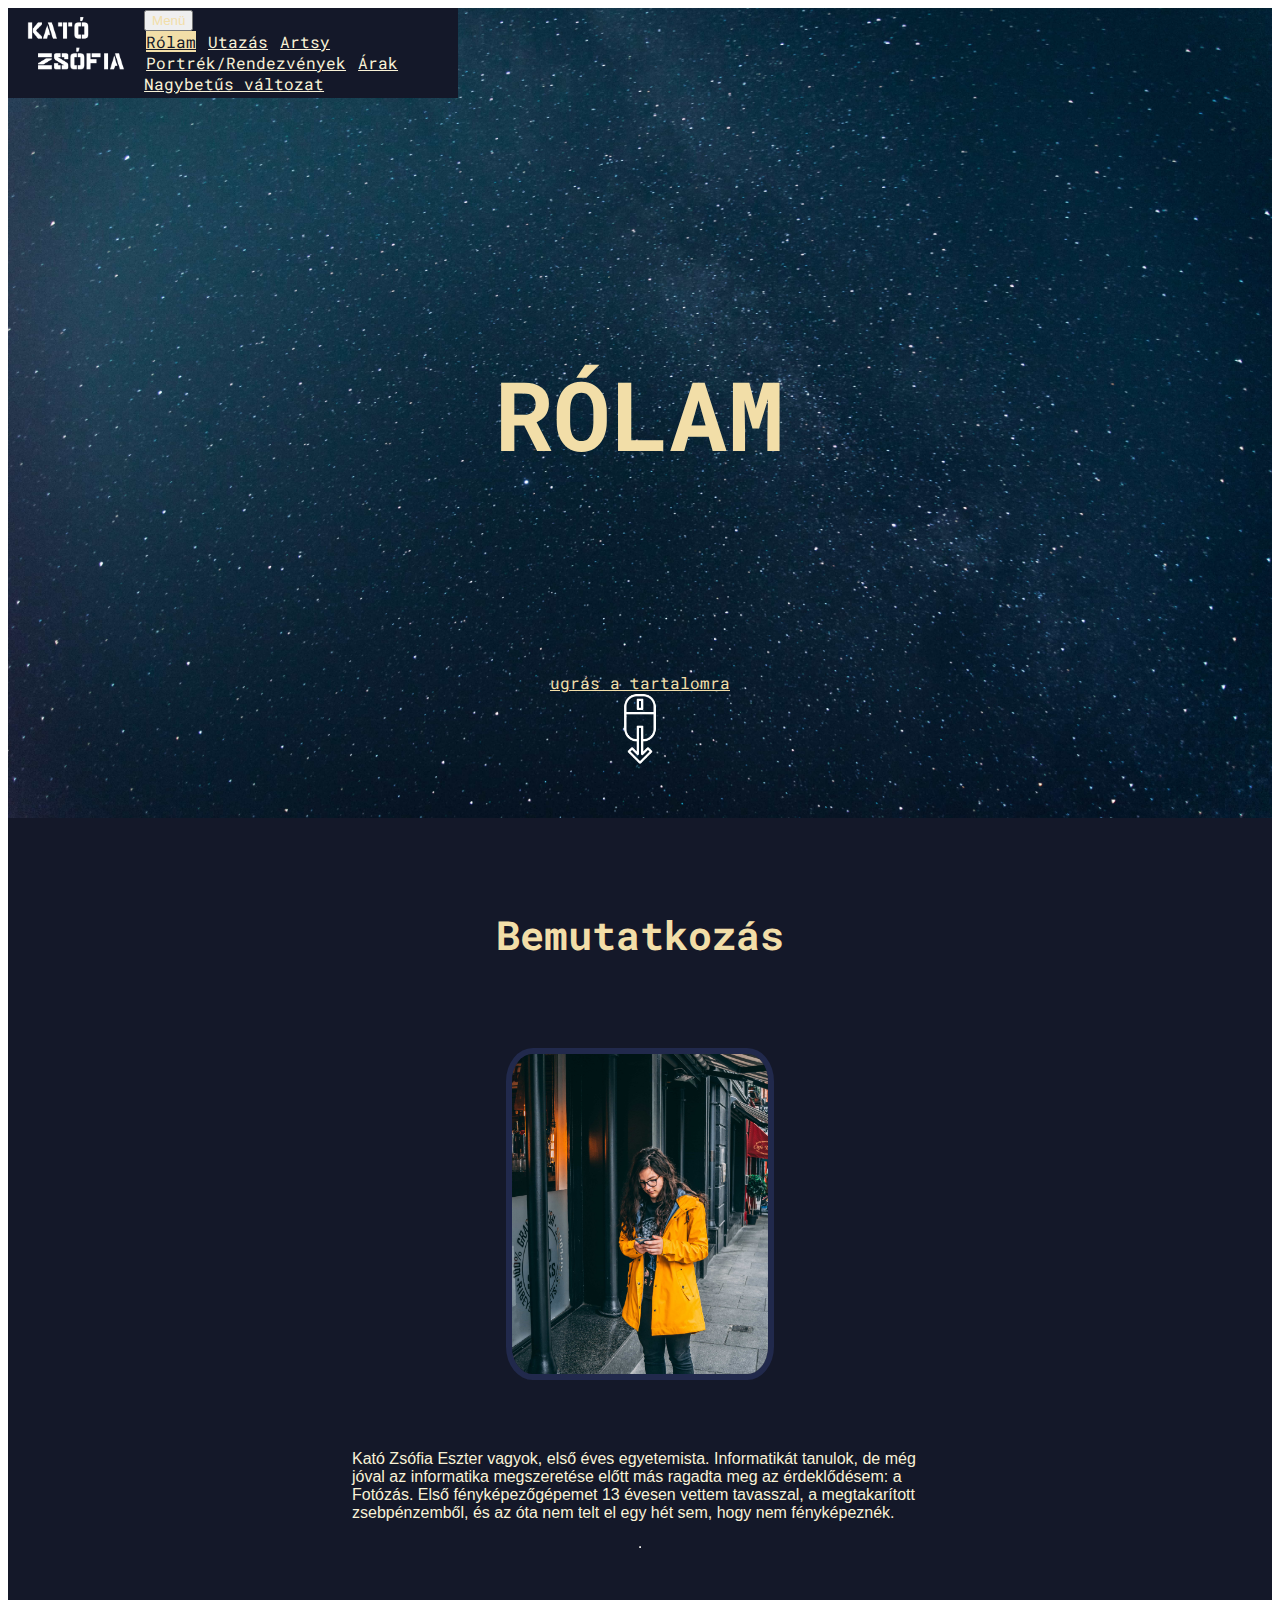
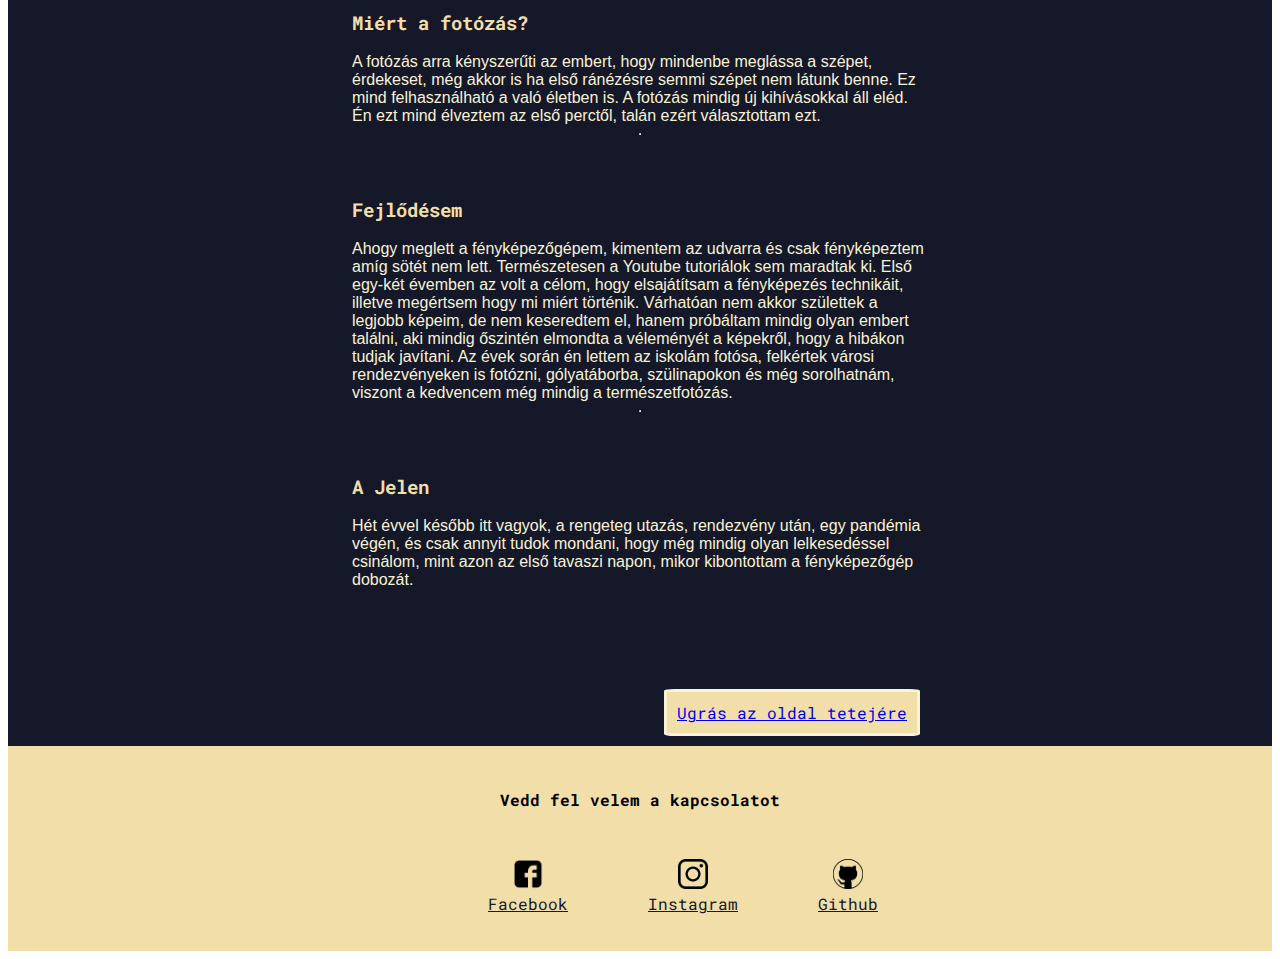
<file: index.html>
<!DOCTYPE html>
<html lang="hu">
<head>
    <meta charset="UTF-8">
    <meta http-equiv="X-UA-Compatible" content="IE=edge">
    <meta name="viewport" content="width=device-width, initial-scale=1.0">
    <title>Fotózás - Rólam</title>

    <link rel="stylesheet" type="text/css" href="style.css" title="normal">
    <link rel="alternate stylesheet" type="text/css" href="styleBig.css" title="nagybetus">
    <script src="scripts/styleswitcher.js"></script>
    <link href="https://cdn.jsdelivr.net/npm/bootstrap@5.1.3/dist/css/bootstrap.min.css" rel="stylesheet" integrity="sha384-1BmE4kWBq78iYhFldvKuhfTAU6auU8tT94WrHftjDbrCEXSU1oBoqyl2QvZ6jIW3" crossorigin="anonymous">
    <script src="https://cdn.jsdelivr.net/npm/bootstrap@5.0.1/dist/js/bootstrap.min.js" integrity="sha384-Atwg2Pkwv9vp0ygtn1JAojH0nYbwNJLPhwyoVbhoPwBhjQPR5VtM2+xf0Uwh9KtT" crossorigin="anonymous"></script>
</head>
    
<body id="body">
    
    <nav class="navbar navbar-expand-lg">
        <div class="container-fluid">
          <a class="navbar-brand" href="index.html"><img src="./photos/my_logo.png" alt="Kato Zsofia felirat"></a>
          <button class="navbar-toggler" type="button" data-bs-toggle="collapse" data-bs-target="#navbarNavAltMarkup" aria-controls="navbarNavAltMarkup" aria-expanded="false" aria-label="Toggle navigation">
            <span class="sr-only">Menü</span>
                <span class="icon-bar"></span>
                <span class="icon-bar"></span>
                <span class="icon-bar"></span>
          </button>
          <div class="collapse navbar-collapse"  id="navbarNavAltMarkup">
            <div class="navbar-nav">
                <a id="active" class="nav-link" href="index.html">Rólam</a>
                <a class="nav-link" href="utazas.html">Utazás</a>
                <a class="nav-link" href="artsy.html"><span lang="en">Artsy</span></a>
                <a class="nav-link" href="portrek.html">Portrék/Rendezvények</a>
                <a class="nav-link" href="arak.html">Árak</a>
              <a class="nav-link" id="nagybetu" href="#" onclick="setActiveStyleSheet('nagybetus'); return false;"><span class="ikon"></span>Nagybetűs változat</a>
	          <a class="nav-link" id="normalbetus" href="#" onclick="setActiveStyleSheet('normal'); return false;"><span class="ikon"></span>Normál változat</a>
            </div>
          </div>
        </div>
      </nav>
      <header>
      <div class="landing-screen">
        <h1>RÓLAM</h1>
        <a class="scroll-down" href="#main">
            <figure>
              <figcaption id="ugras">ugrás a tartalomra</figcaption>
              <img src="photos/scroll.png" alt="görgess le ikon">
            </figure>
          </a>
      </div>
    </header>

    <main id="main">

        <section id="bemutatkozas">
            <h2>Bemutatkozás</h2>
            <img src="./photos/me.jpg" alt="egy kép rólam sárga esőkabátban">
            <p>Kató Zsófia Eszter vagyok, első éves egyetemista. Informatikát tanulok, 
                de még jóval az informatika megszeretése előtt más ragadta meg az érdeklődésem: 
                a Fotózás. Első fényképezőgépemet 13 évesen vettem tavasszal, a megtakarított 
                zsebpénzemből, és az óta nem telt el egy hét sem, hogy nem fényképeznék.
            </p>
            <hr>
        </section>

        <div id="elaboration">
            <article>

            <h3>Miért a fotózás?</h3>
            
                A fotózás arra kényszerűti az embert, hogy mindenbe meglássa a szépet,
érdekeset, még akkor is ha első ránézésre semmi szépet nem látunk benne. Ez
mind felhasználható a való életben is. A fotózás mindig új kihívásokkal áll
eléd. Én ezt mind élveztem az első perctől, talán ezért választottam ezt.
            </article>
            <hr>

            <article>

                <h3>Fejlődésem</h3>

                Ahogy meglett a fényképezőgépem, kimentem az udvarra és csak
fényképeztem amíg sötét nem lett. Természetesen a Youtube tutoriálok sem
maradtak ki. Első egy-két évemben az volt a célom, hogy elsajátítsam a
fényképezés technikáit, illetve megértsem hogy mi miért történik. Várhatóan
nem akkor születtek a legjobb képeim, de nem keseredtem el, hanem
próbáltam mindig olyan embert találni, aki mindig őszintén elmondta a
véleményét a képekről, hogy a hibákon tudjak javítani. Az évek során én
lettem az iskolám fotósa, felkértek városi rendezvényeken is fotózni,
gólyatáborba, szülinapokon és még sorolhatnám, viszont a kedvencem még
mindig a természetfotózás.
            </article>
            <hr>

            <article>

                <h3>A Jelen</h3>

                Hét évvel később itt vagyok, a rengeteg utazás, rendezvény után, egy
pandémia végén, és csak annyit tudok mondani, hogy még mindig olyan
lelkesedéssel csinálom, mint azon az első tavaszi napon, mikor kibontottam a
fényképezőgép dobozát.
            </article>
        </div>
        <a id="jump-up" href="#body">Ugrás az oldal tetejére</a>
    </main>

    <footer>
        <h4>Vedd fel velem a kapcsolatot</h4>
        <div id="logo">
            <a href="https://www.facebook.com/zsofiaeszter.kato" target="_blank">
                <figure>
                    <img id="facebook" src="./photos/logo/facebook-logo-png-9025.png" alt="Facebook logo">
                    <figcaption>Facebook</figcaption>
                </figure>
            </a>
            <a href="https://www.instagram.com/k_zsofi18/" target="_blank">
                <figure>
                    <img id="instagram" src="./photos/logo/logo-instagram-png-13566.png" alt="Instagram logo">
                    <figcaption>Instagram</figcaption>
                </figure>
            </a>
            <a href="https://github.com/Zsofu007" target="_blank">
                <figure>
                    <img id="email" src="./photos/logo/github.png" alt="Github logo">
                    <figcaption>Github</figcaption>
                </figure>
            </a>
            
        </div>
    </footer>
      

      <script src="https://cdn.jsdelivr.net/npm/bootstrap@5.1.3/dist/js/bootstrap.bundle.min.js" integrity="sha384-ka7Sk0Gln4gmtz2MlQnikT1wXgYsOg+OMhuP+IlRH9sENBO0LRn5q+8nbTov4+1p" crossorigin="anonymous"></script>
</body>
</html>
</file>
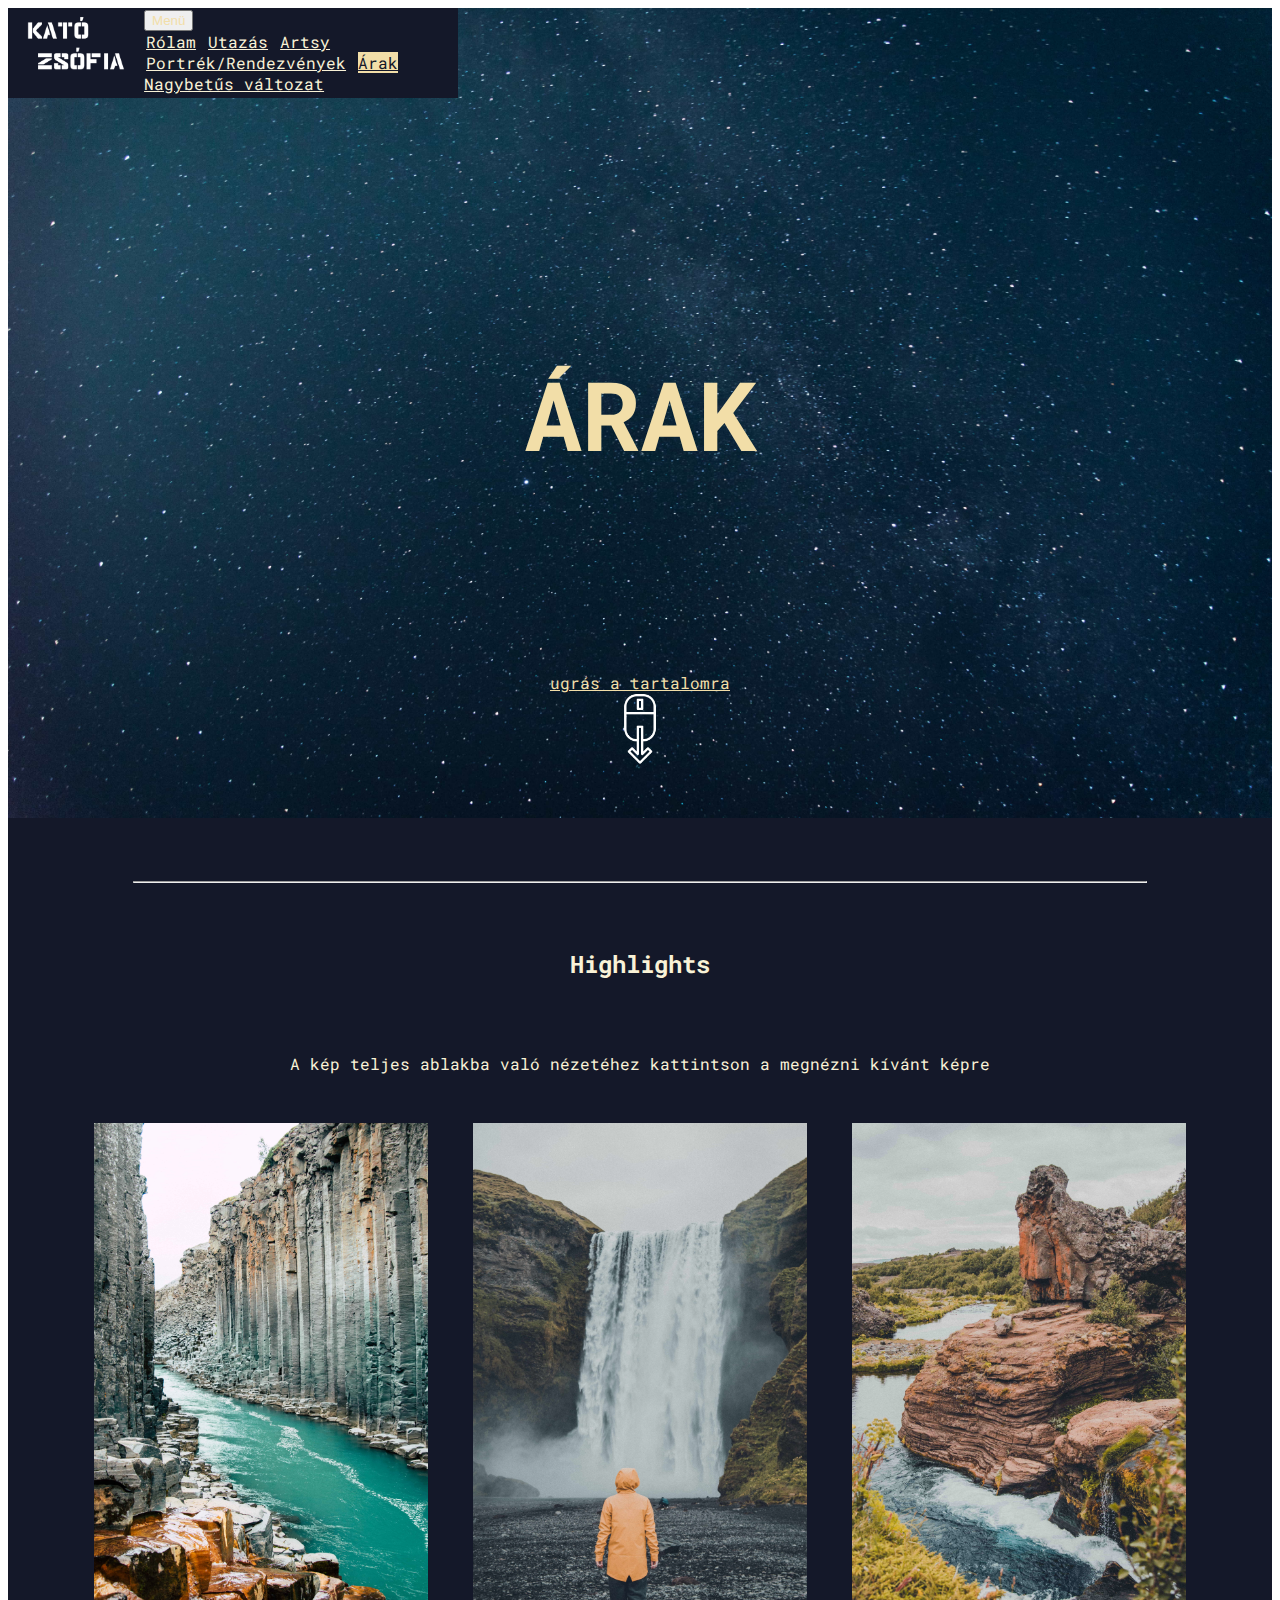
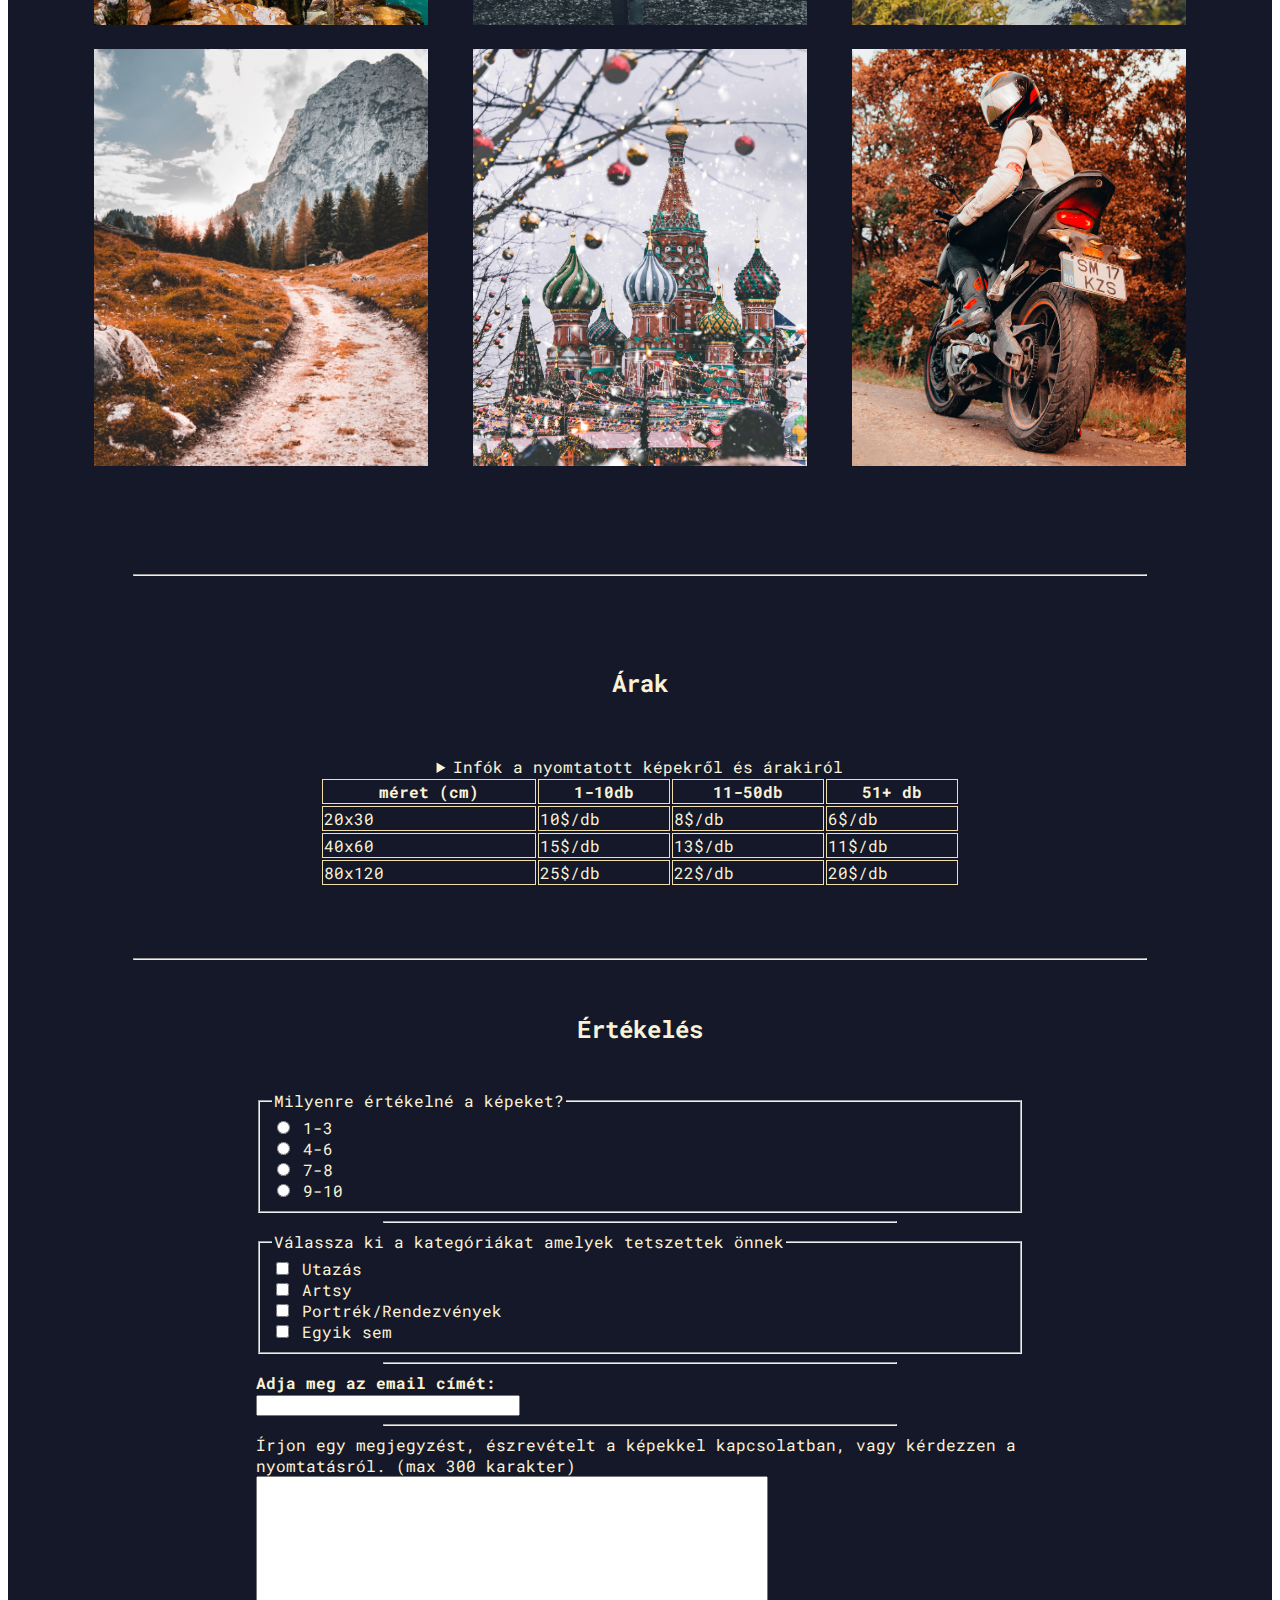
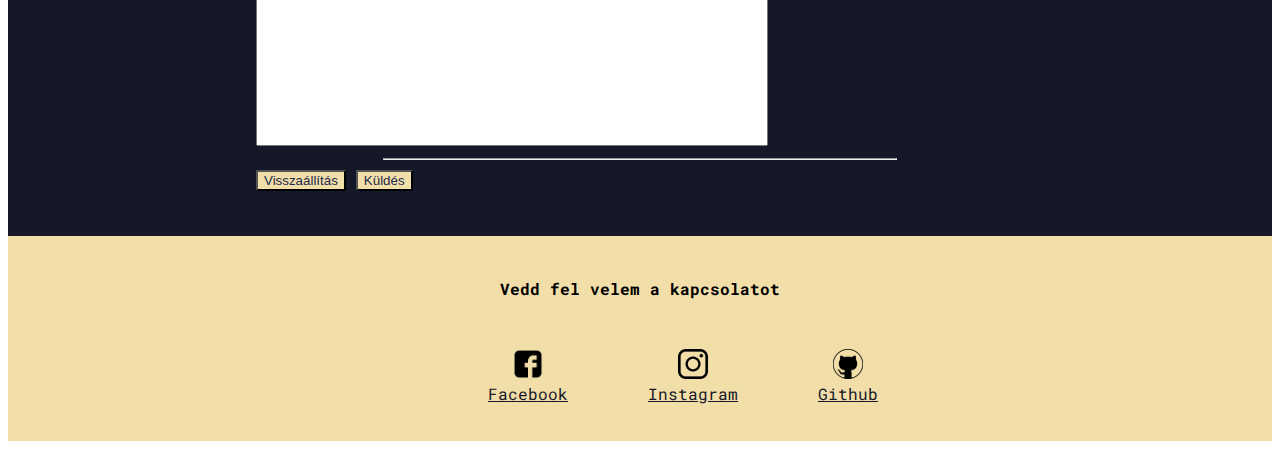
<file: arak.html>
<!DOCTYPE html>
<html lang="hu">
<head>
    <meta charset="UTF-8">
    <meta http-equiv="X-UA-Compatible" content="IE=edge">
    <meta name="viewport" content="width=device-width, initial-scale=1.0">
    <title>Fotózás - Árak</title>

    <link rel="stylesheet" type="text/css" href="style.css" title="normal">
    <link rel="alternate stylesheet" type="text/css" href="styleBig.css" title="nagybetus">
    <script src="scripts/styleswitcher.js"></script>
    <link href="https://cdn.jsdelivr.net/npm/bootstrap@5.1.3/dist/css/bootstrap.min.css" rel="stylesheet" integrity="sha384-1BmE4kWBq78iYhFldvKuhfTAU6auU8tT94WrHftjDbrCEXSU1oBoqyl2QvZ6jIW3" crossorigin="anonymous">
    <script src="https://cdn.jsdelivr.net/npm/bootstrap@5.0.1/dist/js/bootstrap.min.js" integrity="sha384-Atwg2Pkwv9vp0ygtn1JAojH0nYbwNJLPhwyoVbhoPwBhjQPR5VtM2+xf0Uwh9KtT" crossorigin="anonymous"></script>
</head>
<body id="body">
    <nav class="navbar navbar-expand-lg">
        <div class="container-fluid">
          <a class="navbar-brand" href="index.html"><img src="./photos/my_logo.png" alt="Kato Zsofia felirat"></a>
          <button class="navbar-toggler" type="button" data-bs-toggle="collapse" data-bs-target="#navbarNavAltMarkup" aria-controls="navbarNavAltMarkup" aria-expanded="false" aria-label="Toggle navigation">
            <span class="navbar-toggler-icon"></span>
            <span class="sr-only">Menü</span>
                <span class="icon-bar"></span>
                <span class="icon-bar"></span>
                <span class="icon-bar"></span>
          </button>
          <div class="collapse navbar-collapse"  id="navbarNavAltMarkup">
            <div class="navbar-nav">
                <a class="nav-link" href="index.html">Rólam</a>
                <a class="nav-link" href="utazas.html">Utazás</a>
                <a class="nav-link" href="artsy.html"><span lang="en">Artsy</span></a>
                <a class="nav-link" href="portrek.html">Portrék/Rendezvények</a>
                <a id="active" class="nav-link" href="arak.html">Árak</a>
              <a class="nav-link" id="nagybetu" href="#" onclick="setActiveStyleSheet('nagybetus'); return false;"><span class="ikon"></span>Nagybetűs változat</a>
	          <a class="nav-link" id="normalbetus" href="#" onclick="setActiveStyleSheet('normal'); return false;"><span class="ikon"></span>Normál változat</a>
            </div>
          </div>
        </div>
      </nav>
      
      <header>
        <div class="landing-screen">
          <h1>ÁRAK</h1>
          <a class="scroll-down" href="#main">
            <figure>
              <figcaption id="ugras">ugrás a tartalomra</figcaption>
              <img src="photos/scroll.png" alt="görgess le ikon">
            </figure>
          </a>
        </div>
      </header>

      <main id="main">

        <hr id="first" class="travel_divider">
        
        <section class="galeria" id="portrait">
          <h2><span lang="en">Highlights</span></h2>

          <p>A kép teljes ablakba való nézetéhez kattintson a megnézni kívánt képre</p>

            <div class="columns">

              <div class="column">
                <a href="./photos/iceland/DSC_0041.jpg" target="_blank">
                  <img class="thumbnail-pic" src="./photos/iceland/DSC_0041.jpg" alt="Hexagonális kőoszlop-falú kanyon smaragdzöld vízzel">
                </a>

                <a href="./photos/austria/Sunset-0248.jpeg" target="_blank">
                  <img class="thumbnail-pic" src="./photos/austria/Sunset-0248.jpeg" alt="Naplemente egy tisztáson az alpokban vörös fűvel">
                </a>

              </div>

              <div class="column-1">
                <a href="./photos/iceland/DSC_0838.jpg" target="_blank">
                  <img class="thumbnail-pic" src="./photos/iceland/DSC_0838.jpg" alt="Sárga dzsekis ember sétál egy óriási vízesés felé">
                </a>
                <a href="./photos/moscow/DSC_0407-1.jpg" target="_blank">
                  <img class="thumbnail-pic" src="./photos/moscow/DSC_0407-1.jpg" alt="Boldog Vazul-székesegyház havazás közben">
                </a>
                </div>

              <div class="column">
                <a href="./photos/iceland/DSC_0780.jpg" target="_blank">
                  <img class="thumbnail-pic" src="./photos/iceland/DSC_0780.jpg" alt="Kék folyó egy nagy sziklával a parton">
                </a>
                <a href="./photos/motor/FB413090-0ADA-4CA8-BCBC-05EC3F05DB0E_1_105_c.jpg" target="_blank">
                  <img class="thumbnail-pic" src="./photos/motor/FB413090-0ADA-4CA8-BCBC-05EC3F05DB0E_1_105_c.jpg" alt="Egy motor ül egy fekete Yamaha motron és hátra néz">
                </a>
            </div>

            </div>
        </section>

        <hr class="travel_divider">

        <section id="tablazat">
          <h2>Árak</h2>
          <table>
            <caption>
              <details>
                <summary>
                  Infók a nyomtatott képekről és árakiról
                </summary>
                <p>Minden kép a legjobb minőségű fotópapírra van nyomtatva, így
                  biztosítva azt, hogy semmilyen részlet ne veszlődjön el a képről</p>
                
              </details>
            </caption>
            
            <tr>
              <th>méret (cm)</th>
              <th>1-10db</th>
              <th>11-50db</th>
              <th>51+ db</th>
            </tr>

            <tr>
              <td>20x30</td>
              <td>10$/db</td>
              <td>8$/db</td>
              <td>6$/db</td>
            </tr>

            <tr>
              <td>40x60</td>
              <td>15$/db</td>
              <td>13$/db</td>
              <td>11$/db</td>
            </tr>

            <tr>
              <td>80x120</td>
              <td>25$/db</td>
              <td>22$/db</td>
              <td>20$/db</td>
            </tr>
          </table>
        </section>

        <hr class="travel_divider">

        <section id="review">

          <h2>Értékelés</h2>
          <form action="mailto:katozsofia7@gmail.com" method="post" enctype="text/plain">
            <fieldset>
              <legend>Milyenre értékelné a képeket?</legend>

              <input type="radio" class="rating" name="jegy" id="low" value="low">
              <label for="low"> 1-3</label><br>

              <input type="radio" class="rating" name="jegy" id="mid" value="mid">
              <label for="mid"> 4-6</label><br>

              <input type="radio" class="rating" name="jegy" id="good" value="good">
              <label for="good"> 7-8</label><br>

              <input type="radio" class="rating" name="jegy" id="best" value="best">
              <label for="best"> 9-10</label><br>

            </fieldset>

            <hr class="form-d">

            <fieldset>
              <legend>Válassza ki a kategóriákat amelyek tetszettek önnek</legend>

              <input type="checkbox" class="category" name="category" id="travel" value="Travel">
              <label for="travel">Utazás</label><br>

              <input type="checkbox" class="category" name="category" id="artsy" value="Artsy">
              <label for="artsy"><span>Artsy</span></label><br>

              <input type="checkbox" class="category" name="category" id="portraitevent" value="Portrait/Events">
              <label for="portraitevent">Portrék/Rendezvények</label><br>

              <input type="checkbox" class="category" name="category" id="none" value="None">
              <label for="none">Egyik sem</label><br>

            </fieldset>

            <hr class="form-d">

            <label id="e-mail" for="emailcim">Adja meg az email címét: </label><br>
            <input type="email" id="emailcim" name="email">

            <hr class="form-d">

            <label for="message">Írjon egy megjegyzést, észrevételt a képekkel kapcsolatban, vagy kérdezzen a nyomtatásról. (max 300 karakter)</label>
            <textarea id="message" name="message" maxlength="300"></textarea>

            <hr class="form-d">

            <input class="buttons" type="reset" value="Visszaállítás">
            <input class="buttons" type="submit" value="Küldés">
          </form>
        </section>

      </main>


      <footer>
        <h4>Vedd fel velem a kapcsolatot</h4>
        <div id="logo">
            <a href="https://www.facebook.com/zsofiaeszter.kato" target="_blank">
                <figure>
                    <img id="facebook" src="./photos/logo/facebook-logo-png-9025.png" alt="Facebook logo">
                    <figcaption>Facebook</figcaption>
                </figure>
            </a>
            <a href="https://www.instagram.com/k_zsofi18/" target="_blank">
                <figure>
                    <img id="instagram" src="./photos/logo/logo-instagram-png-13566.png" alt="Instagram logo">
                    <figcaption>Instagram</figcaption>
                </figure>
            </a>
            <a href="https://github.com/Zsofu007" target="_blank">
                <figure>
                    <img id="email" src="./photos/logo/github.png" alt="Github logo">
                    <figcaption>Github</figcaption>
                </figure>
            </a>
            
        </div>
    </footer>

      <script src="https://cdn.jsdelivr.net/npm/bootstrap@5.1.3/dist/js/bootstrap.bundle.min.js" integrity="sha384-ka7Sk0Gln4gmtz2MlQnikT1wXgYsOg+OMhuP+IlRH9sENBO0LRn5q+8nbTov4+1p" crossorigin="anonymous"></script>
</body>
</html>
</file>
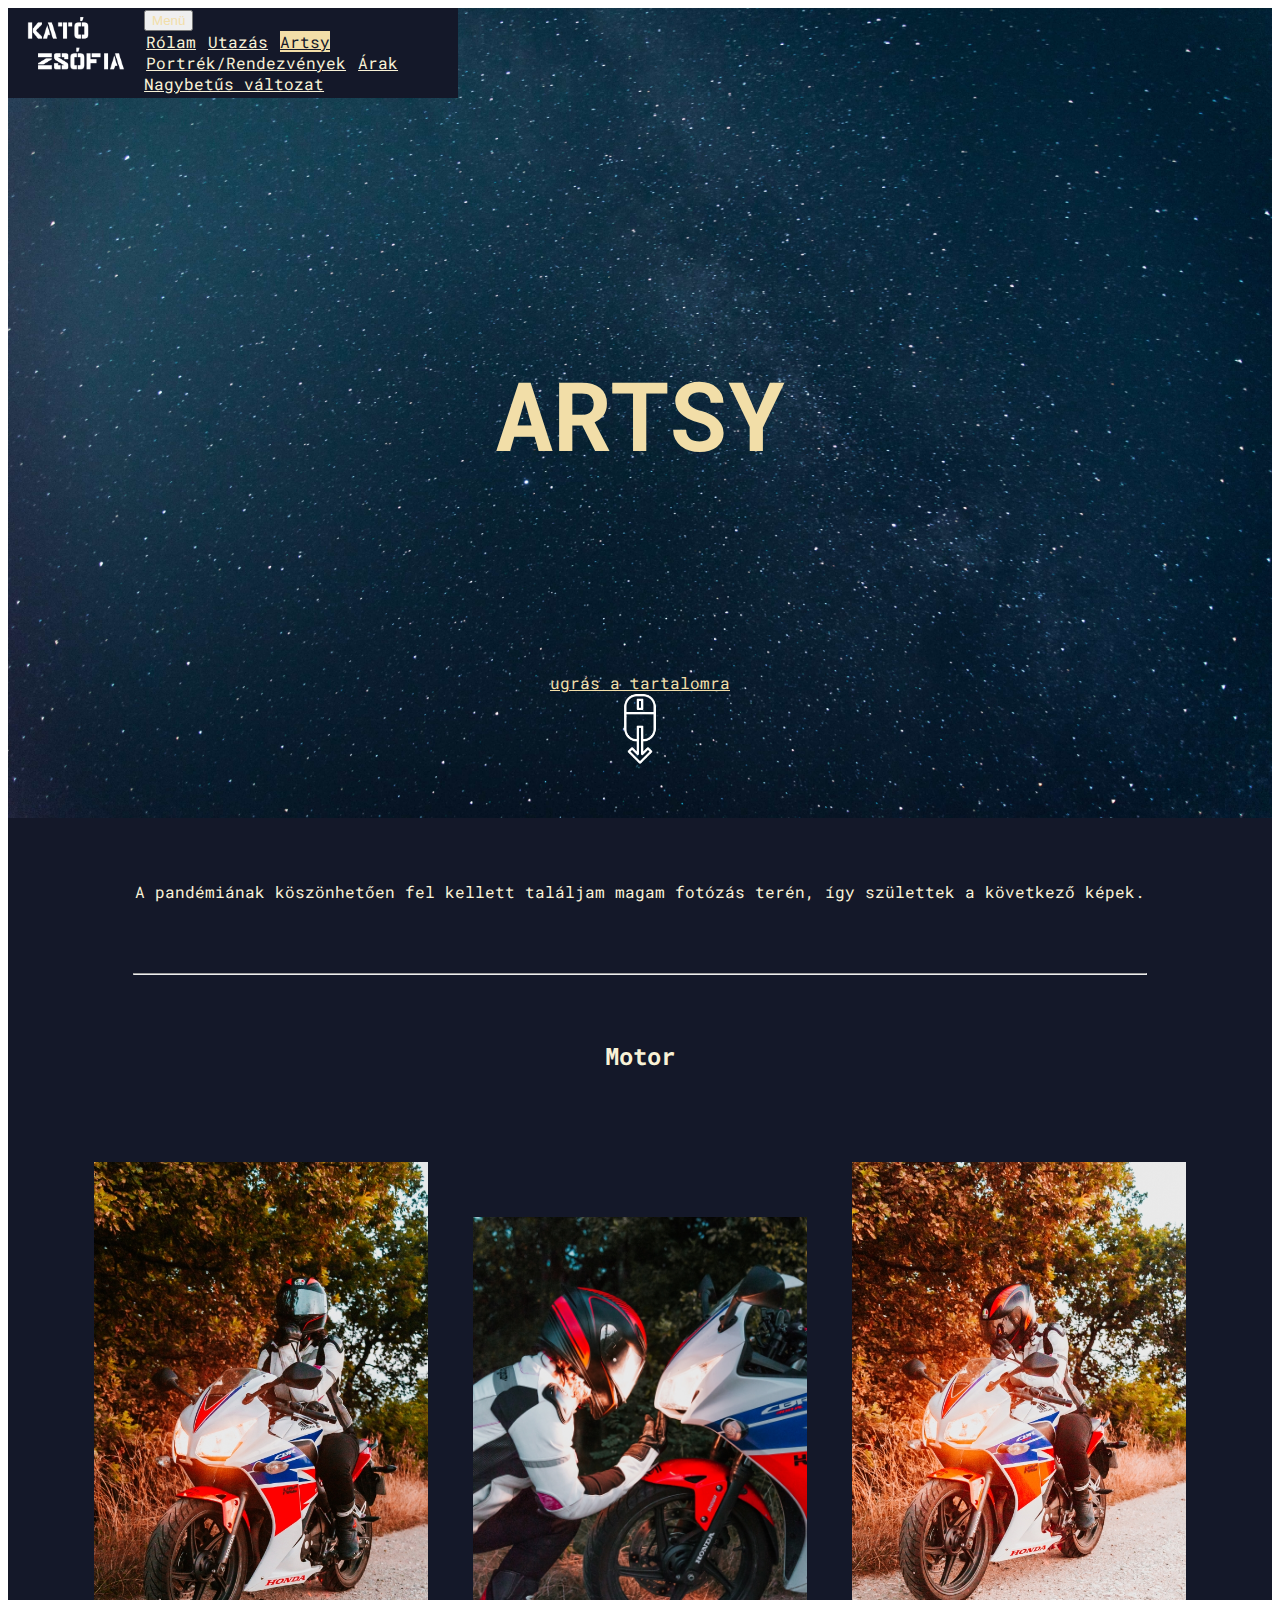
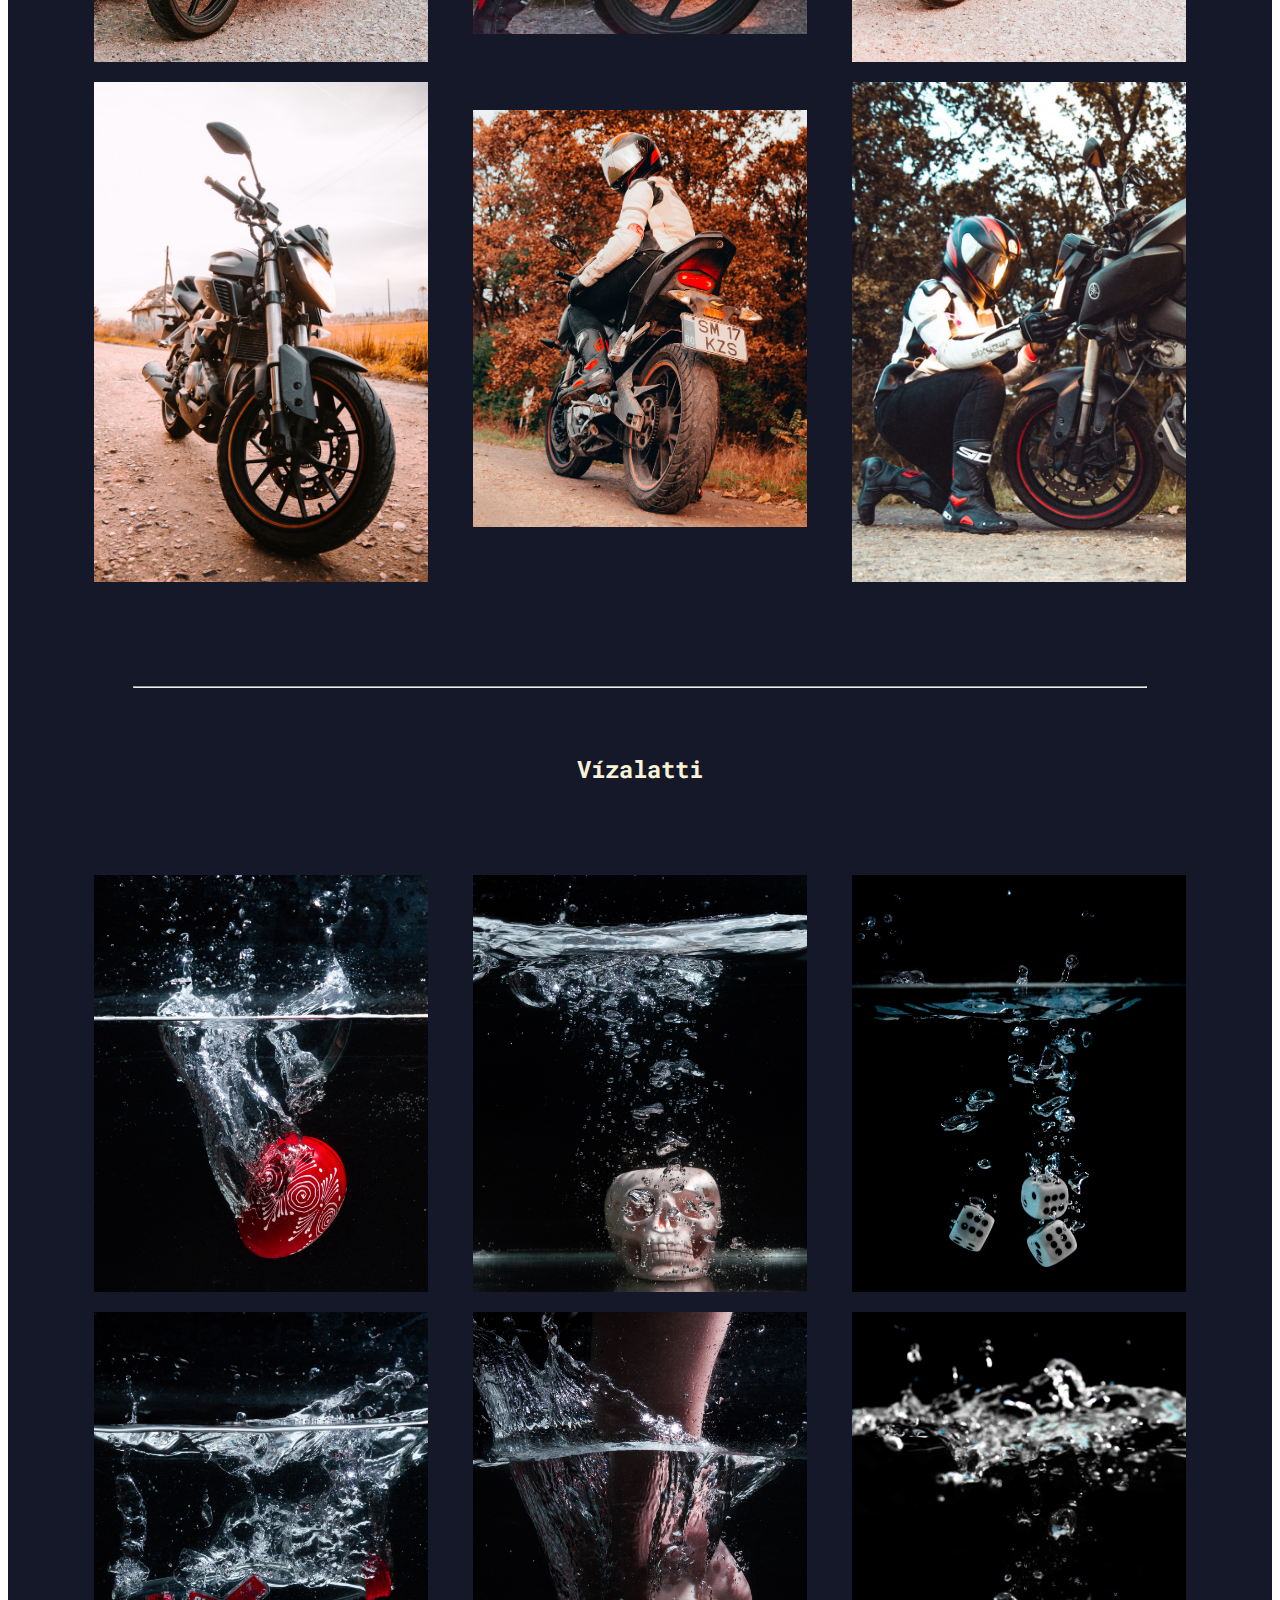
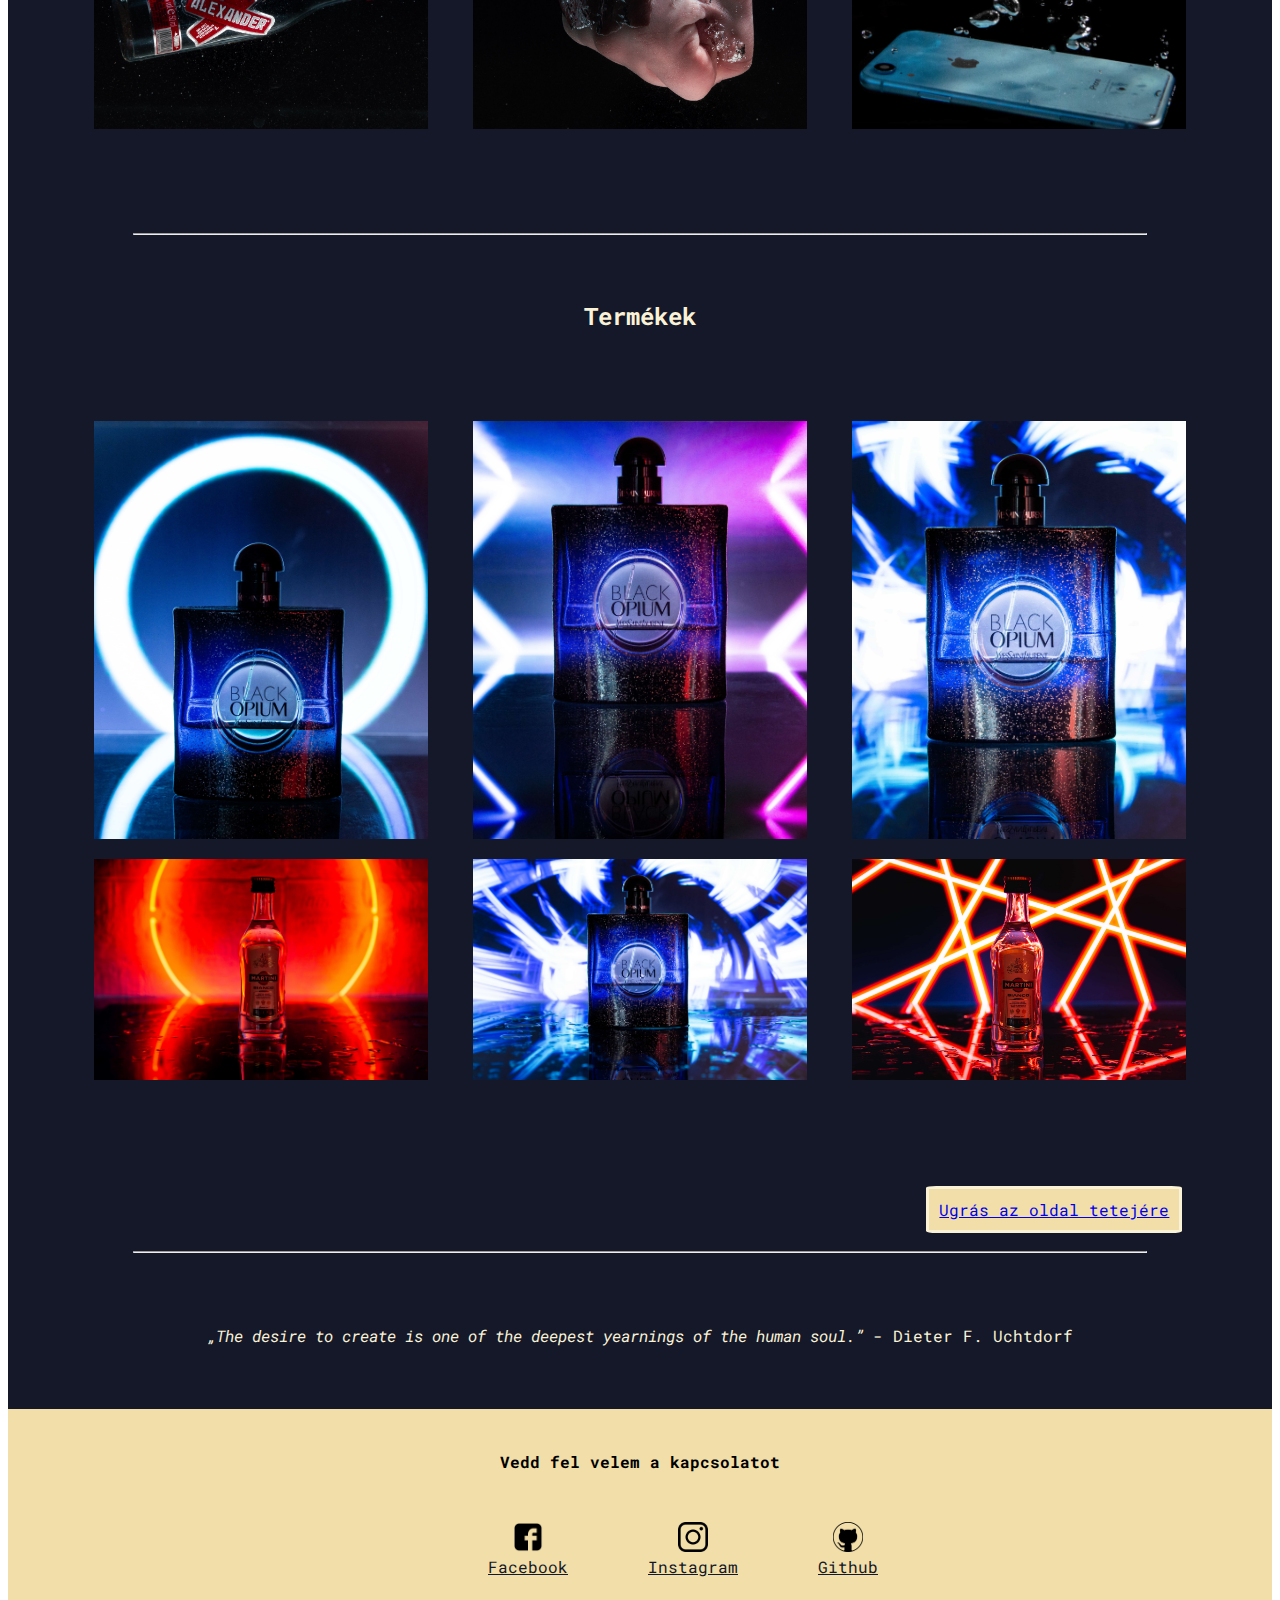
<file: artsy.html>
<!DOCTYPE html>
<html lang="hu">
<head>
    <meta charset="UTF-8">
    <meta http-equiv="X-UA-Compatible" content="IE=edge">
    <meta name="viewport" content="width=device-width, initial-scale=1.0">
    <title>Fotózás - Artsy</title>

    <link rel="stylesheet" type="text/css" href="style.css" title="normal">
    <link rel="alternate stylesheet" type="text/css" href="styleBig.css" title="nagybetus">
    <script src="scripts/styleswitcher.js"></script>
    <link href="https://cdn.jsdelivr.net/npm/bootstrap@5.1.3/dist/css/bootstrap.min.css" rel="stylesheet" integrity="sha384-1BmE4kWBq78iYhFldvKuhfTAU6auU8tT94WrHftjDbrCEXSU1oBoqyl2QvZ6jIW3" crossorigin="anonymous">
    <script src="https://cdn.jsdelivr.net/npm/bootstrap@5.0.1/dist/js/bootstrap.min.js" integrity="sha384-Atwg2Pkwv9vp0ygtn1JAojH0nYbwNJLPhwyoVbhoPwBhjQPR5VtM2+xf0Uwh9KtT" crossorigin="anonymous"></script>
</head>
<body id="body">
    <nav class="navbar navbar-expand-lg">
        <div class="container-fluid">
          <a class="navbar-brand" href="index.html"><img src="./photos/my_logo.png" alt="Kato Zsofia felirat"></a>
          <button class="navbar-toggler" type="button" data-bs-toggle="collapse" data-bs-target="#navbarNavAltMarkup" aria-controls="navbarNavAltMarkup" aria-expanded="false" aria-label="Toggle navigation">
            <span class="navbar-toggler-icon"></span>
            <span class="sr-only">Menü</span>
                <span class="icon-bar"></span>
                <span class="icon-bar"></span>
                <span class="icon-bar"></span>
          </button>
          <div class="collapse navbar-collapse"  id="navbarNavAltMarkup">
            <div class="navbar-nav">
                <a class="nav-link" href="index.html">Rólam</a>
                <a class="nav-link" href="utazas.html">Utazás</a>
                <a id="active" class="nav-link" href="artsy.html"><span lang="en">Artsy</span></a>
                <a class="nav-link" href="portrek.html">Portrék/Rendezvények</a>
                <a class="nav-link" href="arak.html">Árak</a>
              <a class="nav-link" id="nagybetu" href="#" onclick="setActiveStyleSheet('nagybetus'); return false;"><span class="ikon"></span>Nagybetűs változat</a>
	          <a class="nav-link" id="normalbetus" href="#" onclick="setActiveStyleSheet('normal'); return false;"><span class="ikon"></span>Normál változat</a>
            </div>
          </div>
        </div>
      </nav>
      
      <header>
        <div class="landing-screen">
          <h1>ARTSY</h1>
          <a class="scroll-down" href="#main">
            <figure>
              <figcaption id="ugras">ugrás a tartalomra</figcaption>
              <img src="photos/scroll.png" alt="görgess le ikon">
            </figure>
          </a>
        </div>
      </header>

      <main id="main">
        
        <aside>A pandémiának köszönhetően fel kellett találjam magam fotózás terén, így születtek a következő képek.</aside>

        <hr class="travel_divider">

        <section class="galeria" id="motor">
          <h2>Motor</h2>

            <div class="columns">

              <div class="column">
                <img src="./photos/motor/DSC_8534.jpg" alt="Egy motoros ül egy fehér Honda motoron egy őszi erdő előtt">
                <img src="./photos/motor/55FEAA22-E5CD-43A4-B1AE-B333E3CAD34D_1_105_c.jpg" alt="Egy fekete Yamaha motor előlről fényképezve">
              </div>

              <div class="column-1">
                <img src="./photos/motor/DSC_8543.jpg" alt="Egy motoros térdel egy fehér Honda motor előtt egy őszi erdő mellett">
                <img src="./photos/motor/FB413090-0ADA-4CA8-BCBC-05EC3F05DB0E_1_105_c.jpg" alt="Egy motor ül egy fekete Yamaha motron és hátra néz">
              </div>

              <div class="column">
                <img src="./photos/motor/DSC_8536.jpg" alt="Egy motoros ül egy fehér Honda motoron és lehajtja a sisakját egy őszi erdő előtt">
                <img src="./photos/motor/F4368144-BDE6-422C-9218-7EFA69B137FF_1_105_c.jpg" alt="Egy motoros térdel egy fekete Yamaha motor előtt">
            </div>

          </div>
      </section>

      <hr class="travel_divider">

      <section class="galeria" id="underwater">
        <h2>Vízalatti</h2>

          <div class="columns">

            <div class="column">
              <img src="./photos/underwater/DSC_0056-min.jpg" alt="Piros húsvéti tojás esik be a vízbe">
              <img src="./photos/underwater/DSC_0100-min.jpg" alt="Alexander vodkás üveg esik be a vízbe">
            </div>

            <div class="column">
              <img src="./photos/underwater/DSC_0283-min.jpg" alt="Mű-koponya esik be a vízbe">
              <img src="./photos/underwater/DSC_0396-min.jpg" alt="Egy ököl megy át a víz felszínén">
          </div>

          <div class="column">
            <img src="./photos/underwater/DSC_0631-1-min.jpg" alt="Három dobókocka esik be a vízbe">
            <img src="./photos/underwater/DSC_0784-1-min.jpg" alt="Kék iphone x esik be a vízbe">
          </div>
        </div>
    </section>

    <hr class="travel_divider">

    <section class="galeria" id="product">
      <h2>Termékek</h2>

        <div class="columns">

          <div class="column">
            <img src="./photos/product/DSC_0070-min.jpg" alt="Black Opium parfüm kék körkörös ledes háttérrel">
            <img src="./photos/product/DSC_0101-min.jpg" alt="Martini vörös körkörös háttérrel">
          </div>

          <div class="column">
            <img src="./photos/product/DSC_0079-min.jpg" alt="Black Opium parfüm kék és lila ledes háttérrel">
            <img src="./photos/product/DSC_0096-min.jpg" alt="Black Opium parfüm kék absztrakt háttérrel">
          </div>

          <div class="column">
            <img src="./photos/product/DSC_0088-min.jpg" alt="Black Opium parfüm kék absztrakt háttérrel">
            <img src="./photos/product/DSC_0111-min.jpg" alt="Martini vörös ledes háttérrel">
          </div>

      </div>

  </section>

    <a id="jump-up-travel" href="#body">Ugrás az oldal tetejére</a>

    <hr class="travel_divider">


  <p class="idezet"><span lang="en"><cite>„The desire to create is one of the deepest yearnings of the human soul.”
  </cite>- Dieter F. Uchtdorf </span></p>

</main>


      <footer>
        <h4>Vedd fel velem a kapcsolatot</h4>
        <div id="logo">
            <a href="https://www.facebook.com/zsofiaeszter.kato" target="_blank">
                <figure>
                    <img id="facebook" src="./photos/logo/facebook-logo-png-9025.png" alt="Facebook logo">
                    <figcaption>Facebook</figcaption>
                </figure>
            </a>
            <a href="https://www.instagram.com/k_zsofi18/" target="_blank">
                <figure>
                    <img id="instagram" src="./photos/logo/logo-instagram-png-13566.png" alt="Instagram logo">
                    <figcaption>Instagram</figcaption>
                </figure>
            </a>
            <a href="https://github.com/Zsofu007" target="_blank">
              <figure>
                  <img id="email" src="./photos/logo/github.png" alt="Github logo">
                  <figcaption>Github</figcaption>
              </figure>
          </a>
            
        </div>
    </footer>

      <script src="https://cdn.jsdelivr.net/npm/bootstrap@5.1.3/dist/js/bootstrap.bundle.min.js" integrity="sha384-ka7Sk0Gln4gmtz2MlQnikT1wXgYsOg+OMhuP+IlRH9sENBO0LRn5q+8nbTov4+1p" crossorigin="anonymous"></script>
</body>
</html>
</file>
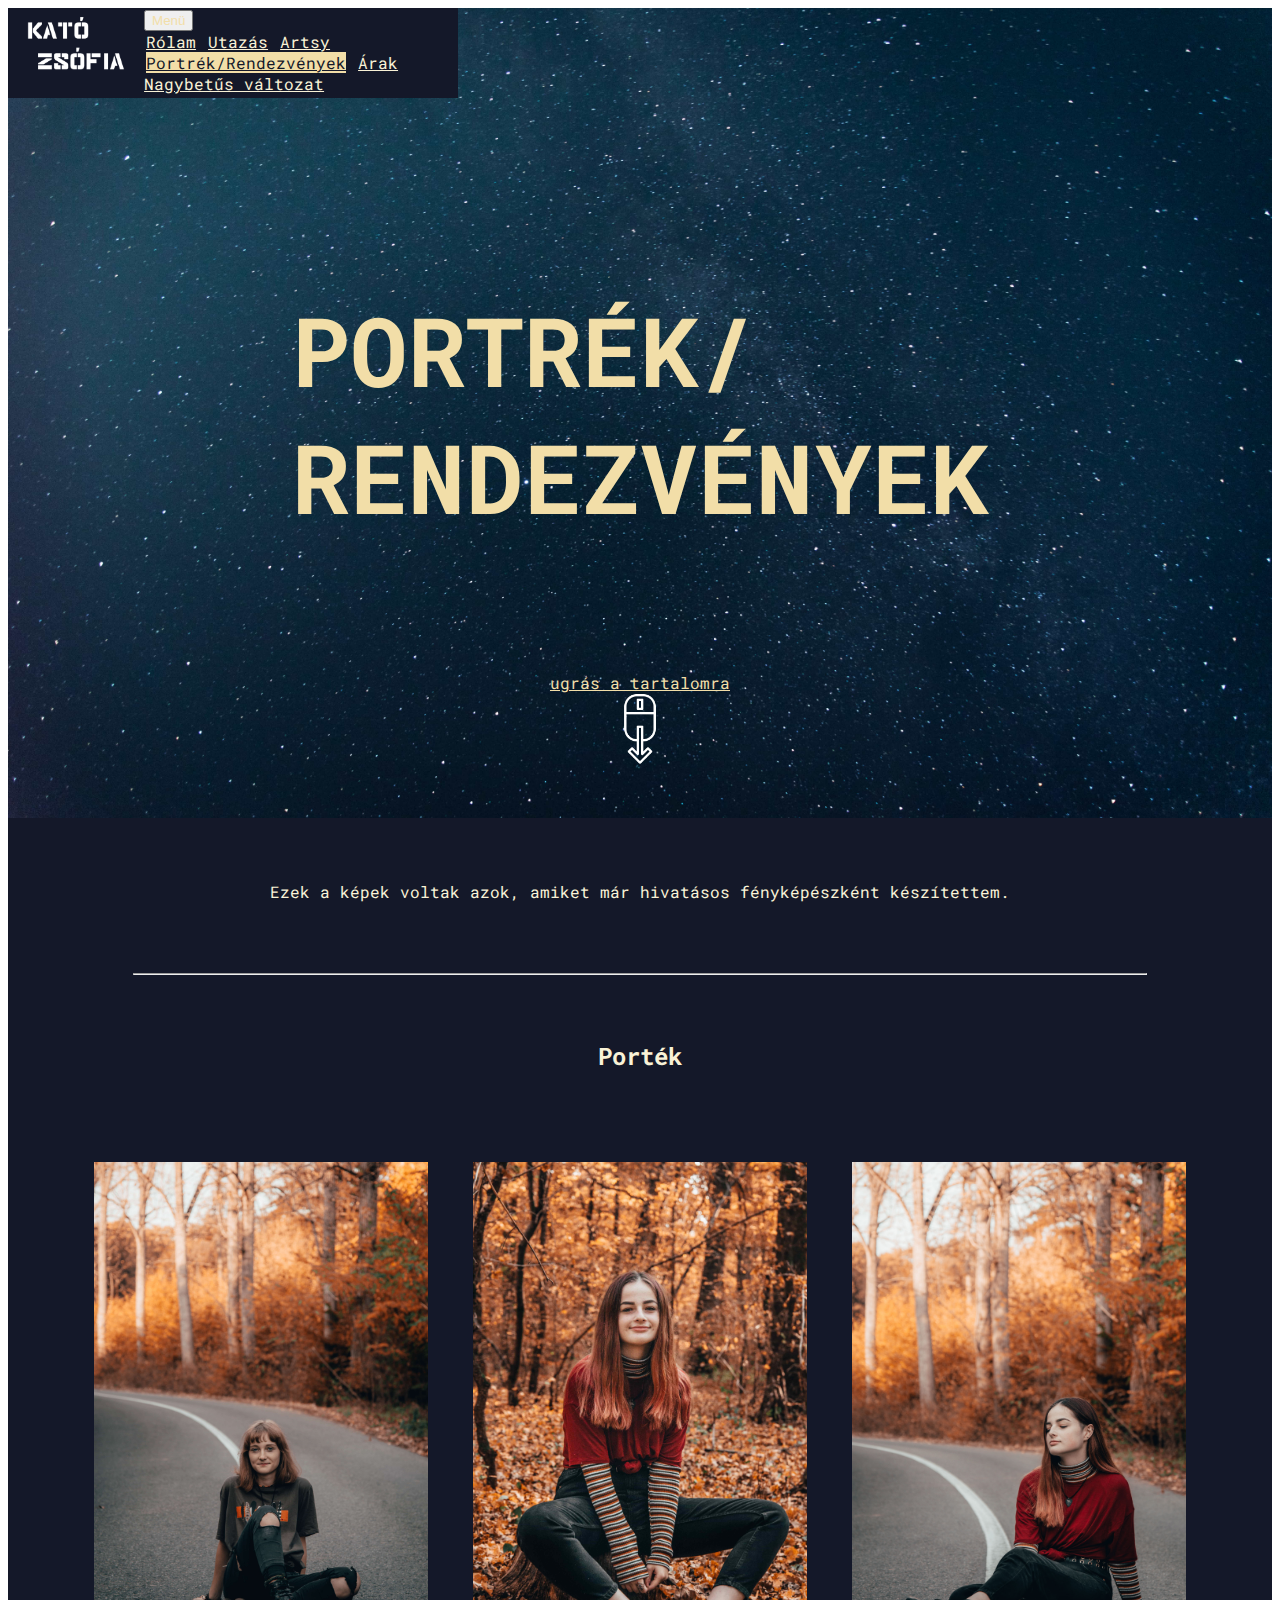
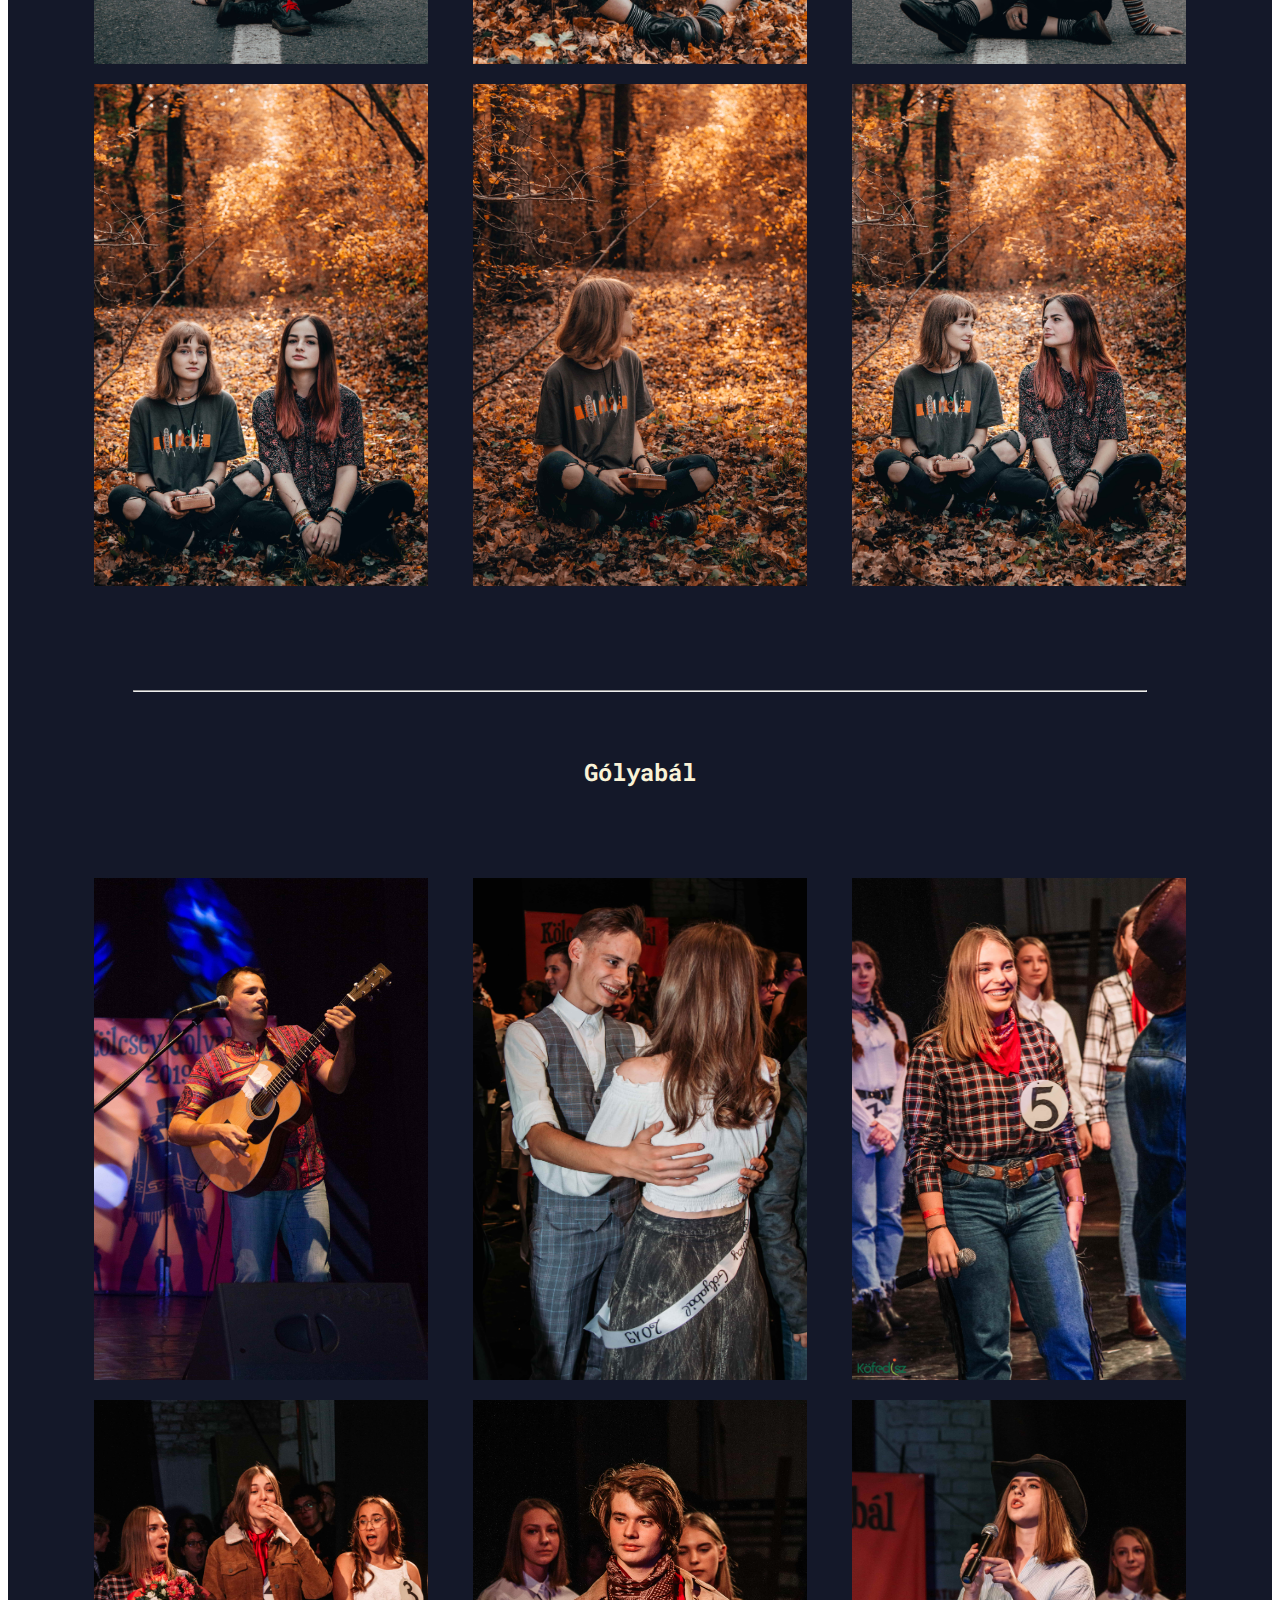
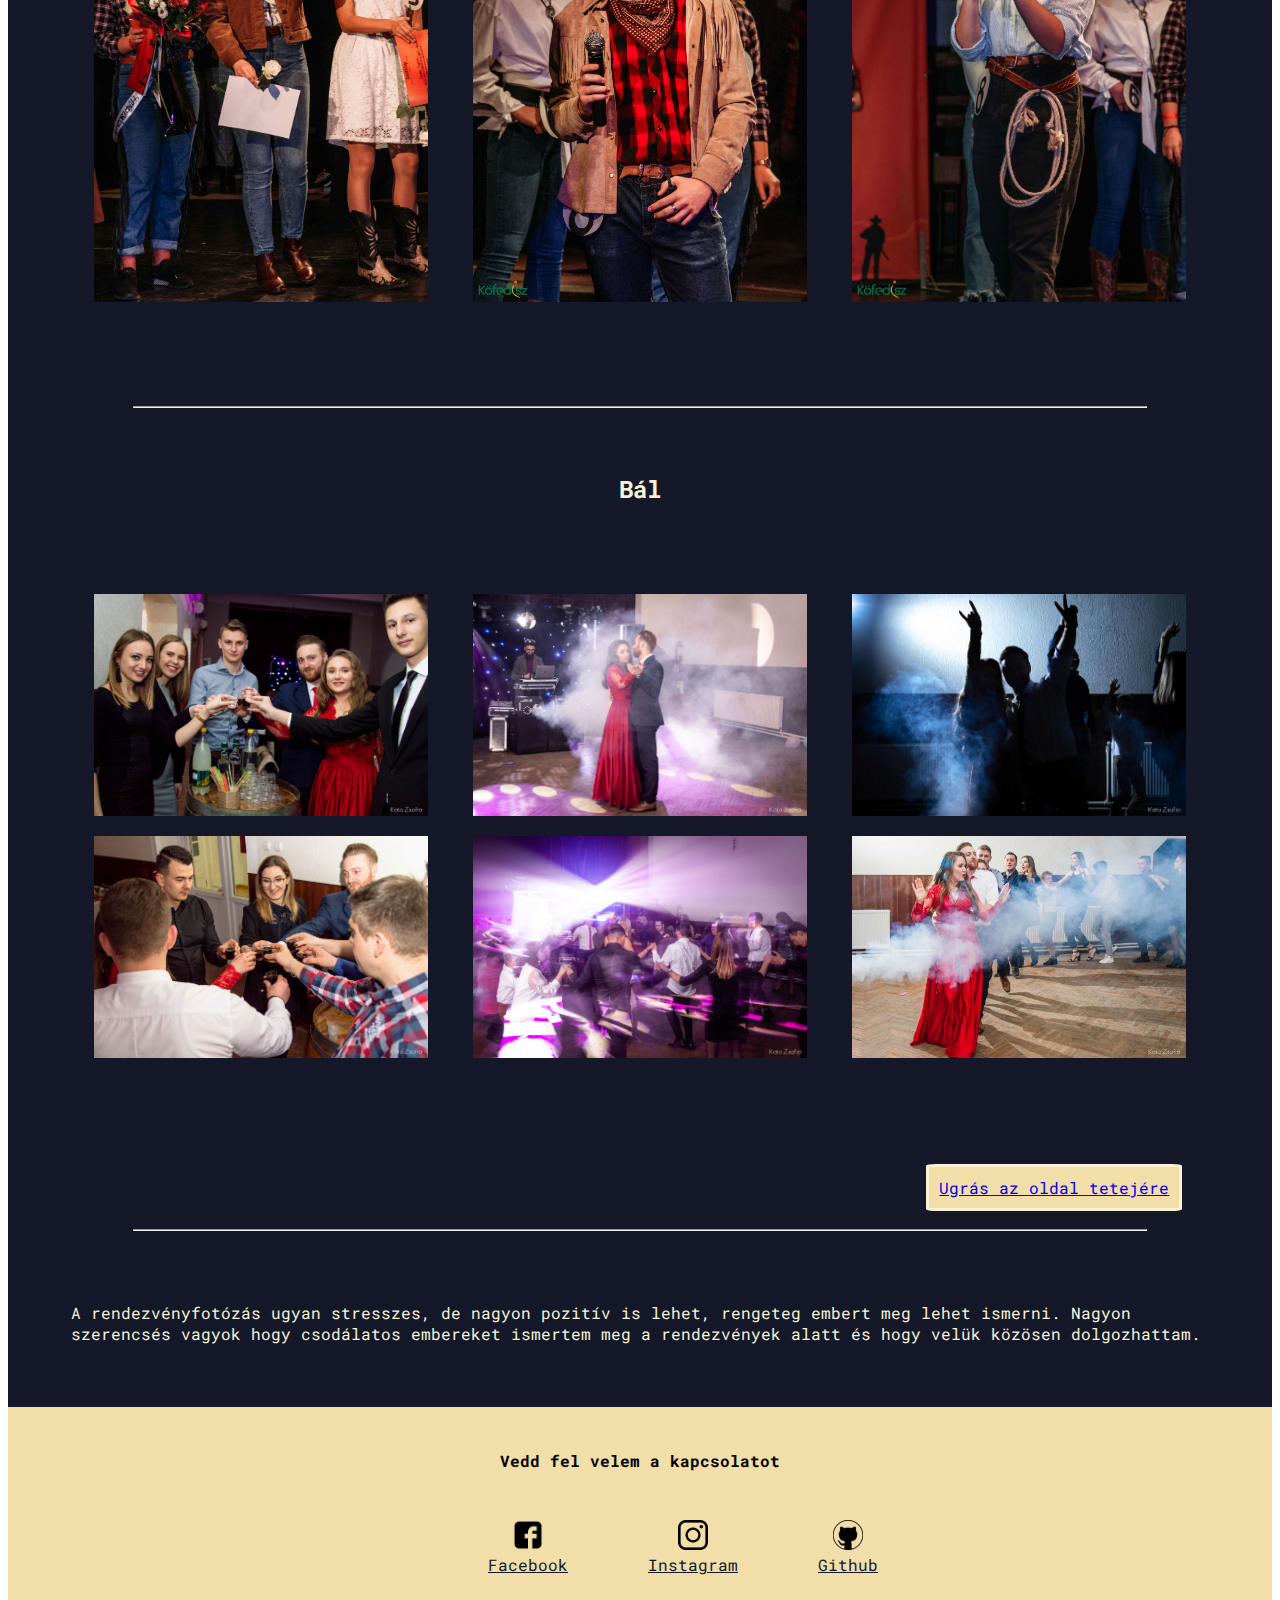
<file: portrek.html>
<!DOCTYPE html>
<html lang="hu">
<head>
    <meta charset="UTF-8">
    <meta http-equiv="X-UA-Compatible" content="IE=edge">
    <meta name="viewport" content="width=device-width, initial-scale=1.0">
    <title>Fotózás - Portrék/Rendezvények</title>

    <link rel="stylesheet" type="text/css" href="style.css" title="normal">
    <link rel="alternate stylesheet" type="text/css" href="styleBig.css" title="nagybetus">
    <script src="scripts/styleswitcher.js"></script>
    <link href="https://cdn.jsdelivr.net/npm/bootstrap@5.1.3/dist/css/bootstrap.min.css" rel="stylesheet" integrity="sha384-1BmE4kWBq78iYhFldvKuhfTAU6auU8tT94WrHftjDbrCEXSU1oBoqyl2QvZ6jIW3" crossorigin="anonymous">
    <script src="https://cdn.jsdelivr.net/npm/bootstrap@5.0.1/dist/js/bootstrap.min.js" integrity="sha384-Atwg2Pkwv9vp0ygtn1JAojH0nYbwNJLPhwyoVbhoPwBhjQPR5VtM2+xf0Uwh9KtT" crossorigin="anonymous"></script>
</head>
<body id="body">
    <nav class="navbar navbar-expand-lg">
        <div class="container-fluid">
          <a class="navbar-brand" href="index.html"><img src="./photos/my_logo.png" alt="Kato Zsofia felirat"></a>
          <button class="navbar-toggler" type="button" data-bs-toggle="collapse" data-bs-target="#navbarNavAltMarkup" aria-controls="navbarNavAltMarkup" aria-expanded="false" aria-label="Toggle navigation">
            <span class="navbar-toggler-icon"></span>
            <span class="sr-only">Menü</span>
                <span class="icon-bar"></span>
                <span class="icon-bar"></span>
                <span class="icon-bar"></span>
          </button>
          <div class="collapse navbar-collapse"  id="navbarNavAltMarkup">
            <div class="navbar-nav">
                <a class="nav-link" href="index.html">Rólam</a>
                <a class="nav-link" href="utazas.html">Utazás</a>
                <a class="nav-link" href="artsy.html"><span lang="en">Artsy</span></a>
                <a id="active" class="nav-link" href="portrek.html">Portrék/Rendezvények</a>
                <a class="nav-link" href="arak.html">Árak</a>
              <a class="nav-link" id="nagybetu" href="#" onclick="setActiveStyleSheet('nagybetus'); return false;"><span class="ikon"></span>Nagybetűs változat</a>
	          <a class="nav-link" id="normalbetus" href="#" onclick="setActiveStyleSheet('normal'); return false;"><span class="ikon"></span>Normál változat</a>
            </div>
          </div>
        </div>
      </nav>
      
      <header>
        <div class="landing-screen" id="smaller">
          <h1>PORTRÉK/<br>RENDEZVÉNYEK</h1>
          <a class="scroll-down" href="#main">
            <figure>
              <figcaption id="ugras">ugrás a tartalomra</figcaption>
              <img src="photos/scroll.png" alt="görgess le ikon">
            </figure>
          </a>
        </div>
      </header>

      <main id="main">

        <aside>Ezek a képek voltak azok, 
          amiket már hivatásos fényképészként készítettem.
        </aside>

        <hr class="travel_divider">
        
        <section class="galeria" id="portrait">
          <h2>Porték</h2>

            <div class="columns">

              <div class="column">
                <img src="./photos/portrek/DSC_0062-min.jpg" alt="Szőke hajú lány fekete ruhában ül egy erdei út közepén">
                <img src="./photos/portrek/DSC_0098-min.jpg" alt="Két lány ül az avarban egy őszi erdőben és a kamerába néznek">
              </div>

              <div class="column-1">
                <img src="./photos/portrek/DSC_0024-min.jpg" alt="Vörös haju lány ül egy őszi erdőbe">
                <img src="./photos/portrek/DSC_0088-min.jpg" alt="Szőke hajú lány ül az avarban egy őszi erdőben">
              </div>

              <div class="column">
                <img src="./photos/portrek/DSC_0049-min.jpg" alt="Vörös hajú lány ül egy erdei út közepén">
                <img src="./photos/portrek/DSC_0101-min.jpg" alt="Két lány ül az avarban egy őszi erdőben és egymásra néznek">
            </div>

          </div>
      </section>

      <hr class="travel_divider">

      <section class="galeria" id="golyabal">
        <h2>Gólyabál</h2>

          <div class="columns">

            <div class="column">
              <img src="./photos/golyabal/DSC_0188-min.jpg" alt="Egy férfi gitározik egy színpadon">
              <img src="./photos/golyabal/DSC_0265-min.jpg" alt="Egy lány éppen megtudja, hogy megnyerte a gólyabált">
            </div>

            <div class="column">
              <img src="./photos/golyabal/DSC_0336-min.jpg" alt="Egy fiú gratulál a gólyabál második helyezettjének">
              <img src="./photos/golyabal/DSC_0587-min.jpg" alt="Cowboy ruhás fiú áll egy mikrofonnal a kezében">
          </div>

          <div class="column">
            <img src="./photos/golyabal/DSC_0620-min.jpg" alt="Cowboy ruhás lány áll egy mikrofonnal a kezében">
            <img src="./photos/golyabal/DSC_0642-min.jpg" alt="Cowboy ruhás lány kalappal áll egy mikrofonnal a kezében">
          </div>
        </div>
    </section>

    <hr class="travel_divider">

    <section class="galeria" id="bal">
      <h2>Bál</h2>

        <div class="columns">

          <div class="column">
            <img src="./photos/bal/DSC_0420-min.jpg" alt="Hat elegáns ruhás ember koccint">
            <img src="./photos/bal/DSC_0466-min.jpg" alt="Elegáns ruhás emberek koccintanak">
          </div>

          <div class="column">
            <img src="./photos/bal/DSC_0553-min.jpg" alt="Egy pár táncol a füstben">
            <img src="./photos/bal/DSC_0598-min.jpg" alt="Nagy baráti társaság táncol">
          </div>

          <div class="column">
            <img src="./photos/bal/DSC_0909-min.jpg" alt="Egy pár jól érzi magát, felemelt kézzel buliznak">
            <img src="./photos/bal/DSC_0921-min.jpg" alt="Nagy baráti társaság táncol, vonatozik">
          </div>

      </div>

  </section>

    <a id="jump-up-travel" href="#body">Ugrás az oldal tetejére</a>

    <hr class="travel_divider">


  <p class="idezet">A rendezvényfotózás ugyan stresszes, de nagyon pozitív is lehet, rengeteg embert meg lehet ismerni. Nagyon szerencsés vagyok hogy csodálatos embereket ismertem meg a rendezvények alatt és hogy velük közösen dolgozhattam.</p>
      </main>


      <footer>
        <h4>Vedd fel velem a kapcsolatot</h4>
        <div id="logo">
            <a href="https://www.facebook.com/zsofiaeszter.kato" target="_blank">
                <figure>
                    <img id="facebook" src="./photos/logo/facebook-logo-png-9025.png" alt="Facebook logo">
                    <figcaption>Facebook</figcaption>
                </figure>
            </a>
            <a href="https://www.instagram.com/k_zsofi18/" target="_blank">
                <figure>
                    <img id="instagram" src="./photos/logo/logo-instagram-png-13566.png" alt="Instagram logo">
                    <figcaption>Instagram</figcaption>
                </figure>
            </a>
            <a href="https://github.com/Zsofu007" target="_blank">
              <figure>
                  <img id="email" src="./photos/logo/github.png" alt="Github logo">
                  <figcaption>Github</figcaption>
              </figure>
          </a>
            
        </div>
    </footer>

      <script src="https://cdn.jsdelivr.net/npm/bootstrap@5.1.3/dist/js/bootstrap.bundle.min.js" integrity="sha384-ka7Sk0Gln4gmtz2MlQnikT1wXgYsOg+OMhuP+IlRH9sENBO0LRn5q+8nbTov4+1p" crossorigin="anonymous"></script>
</body>
</html>
</file>
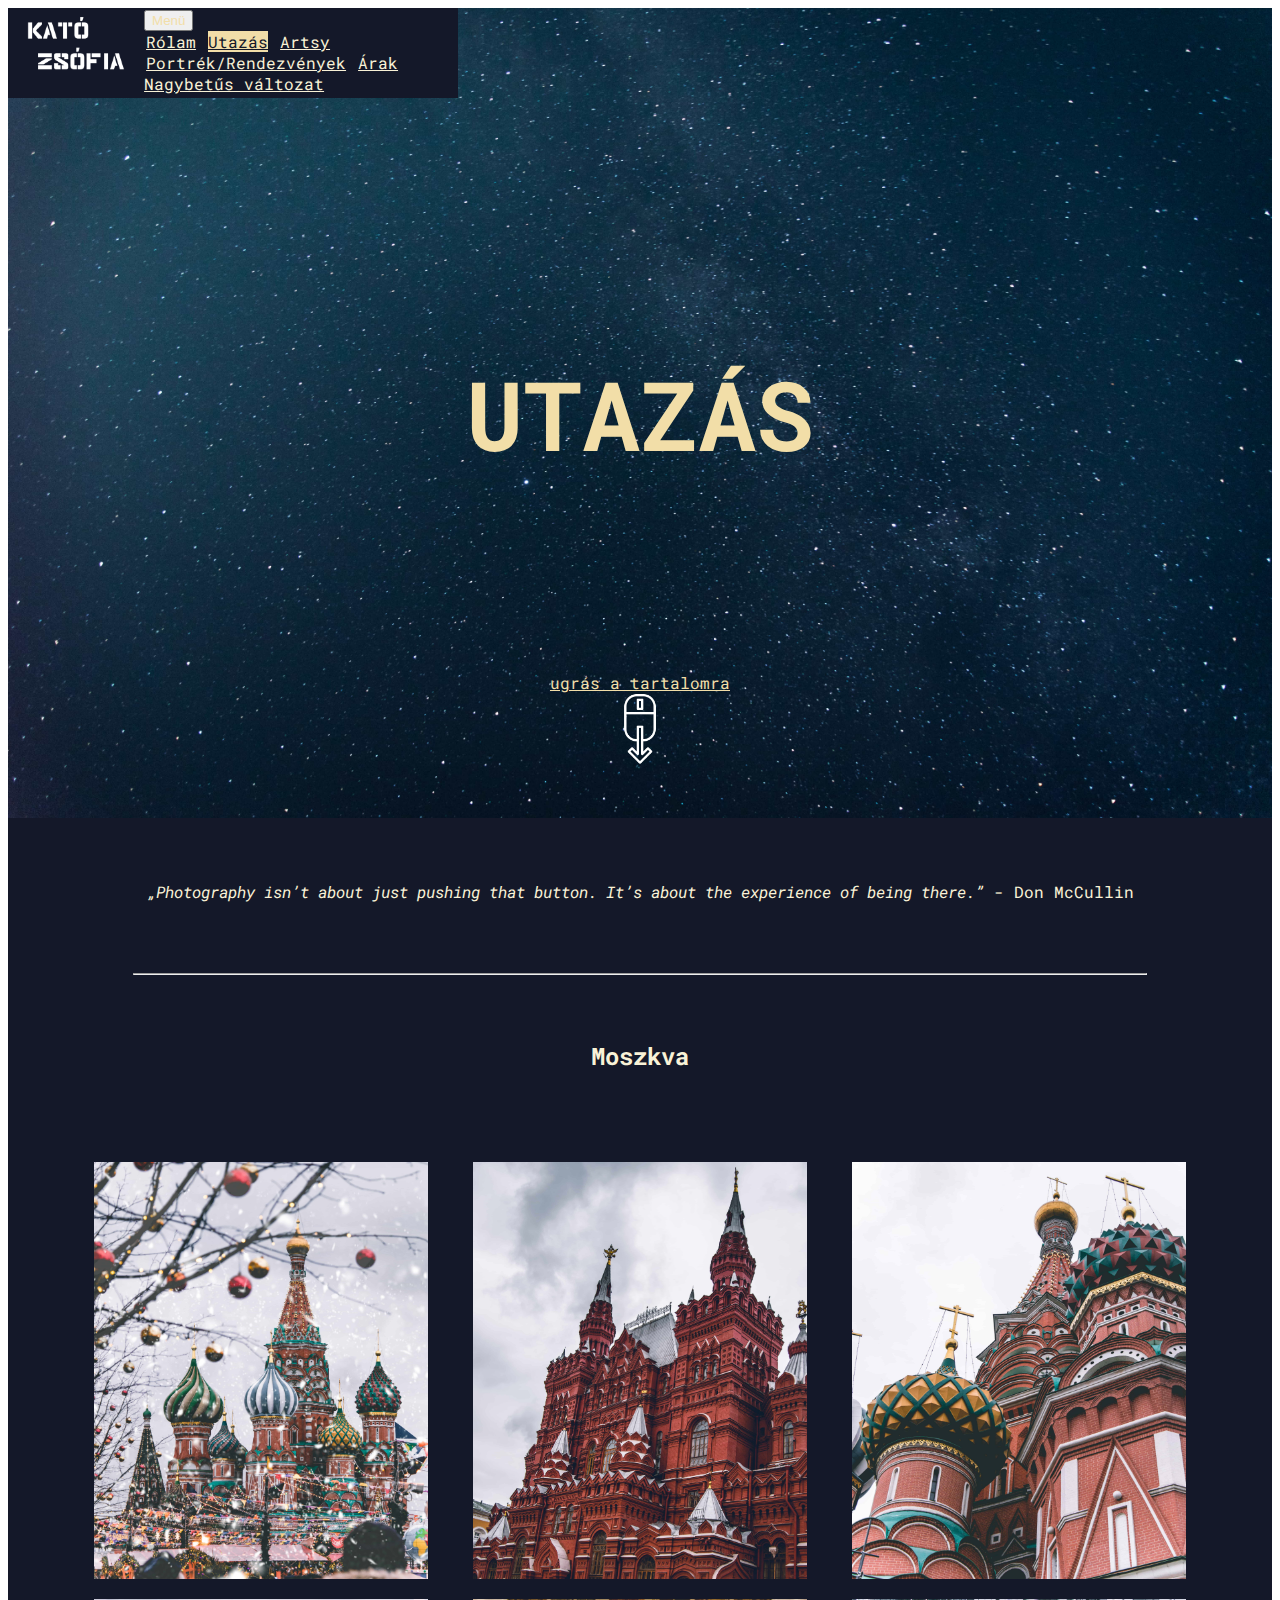
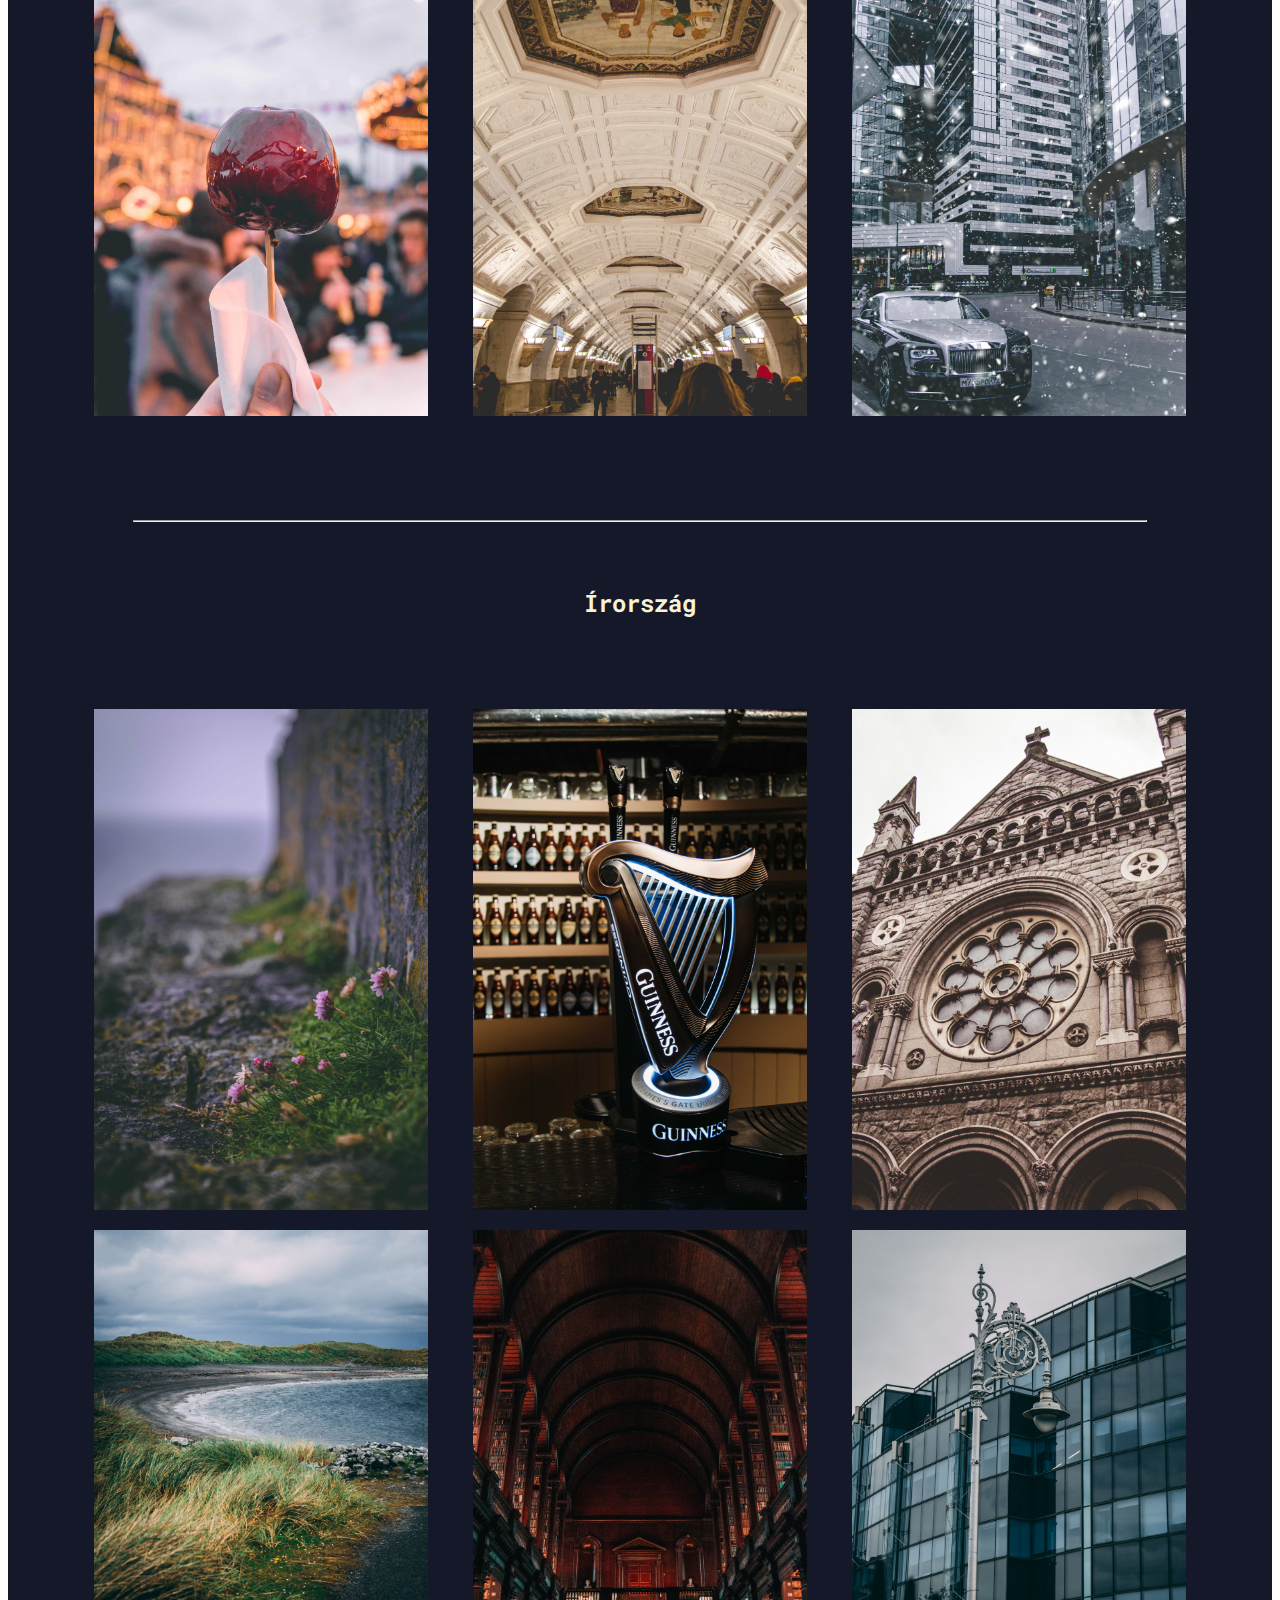
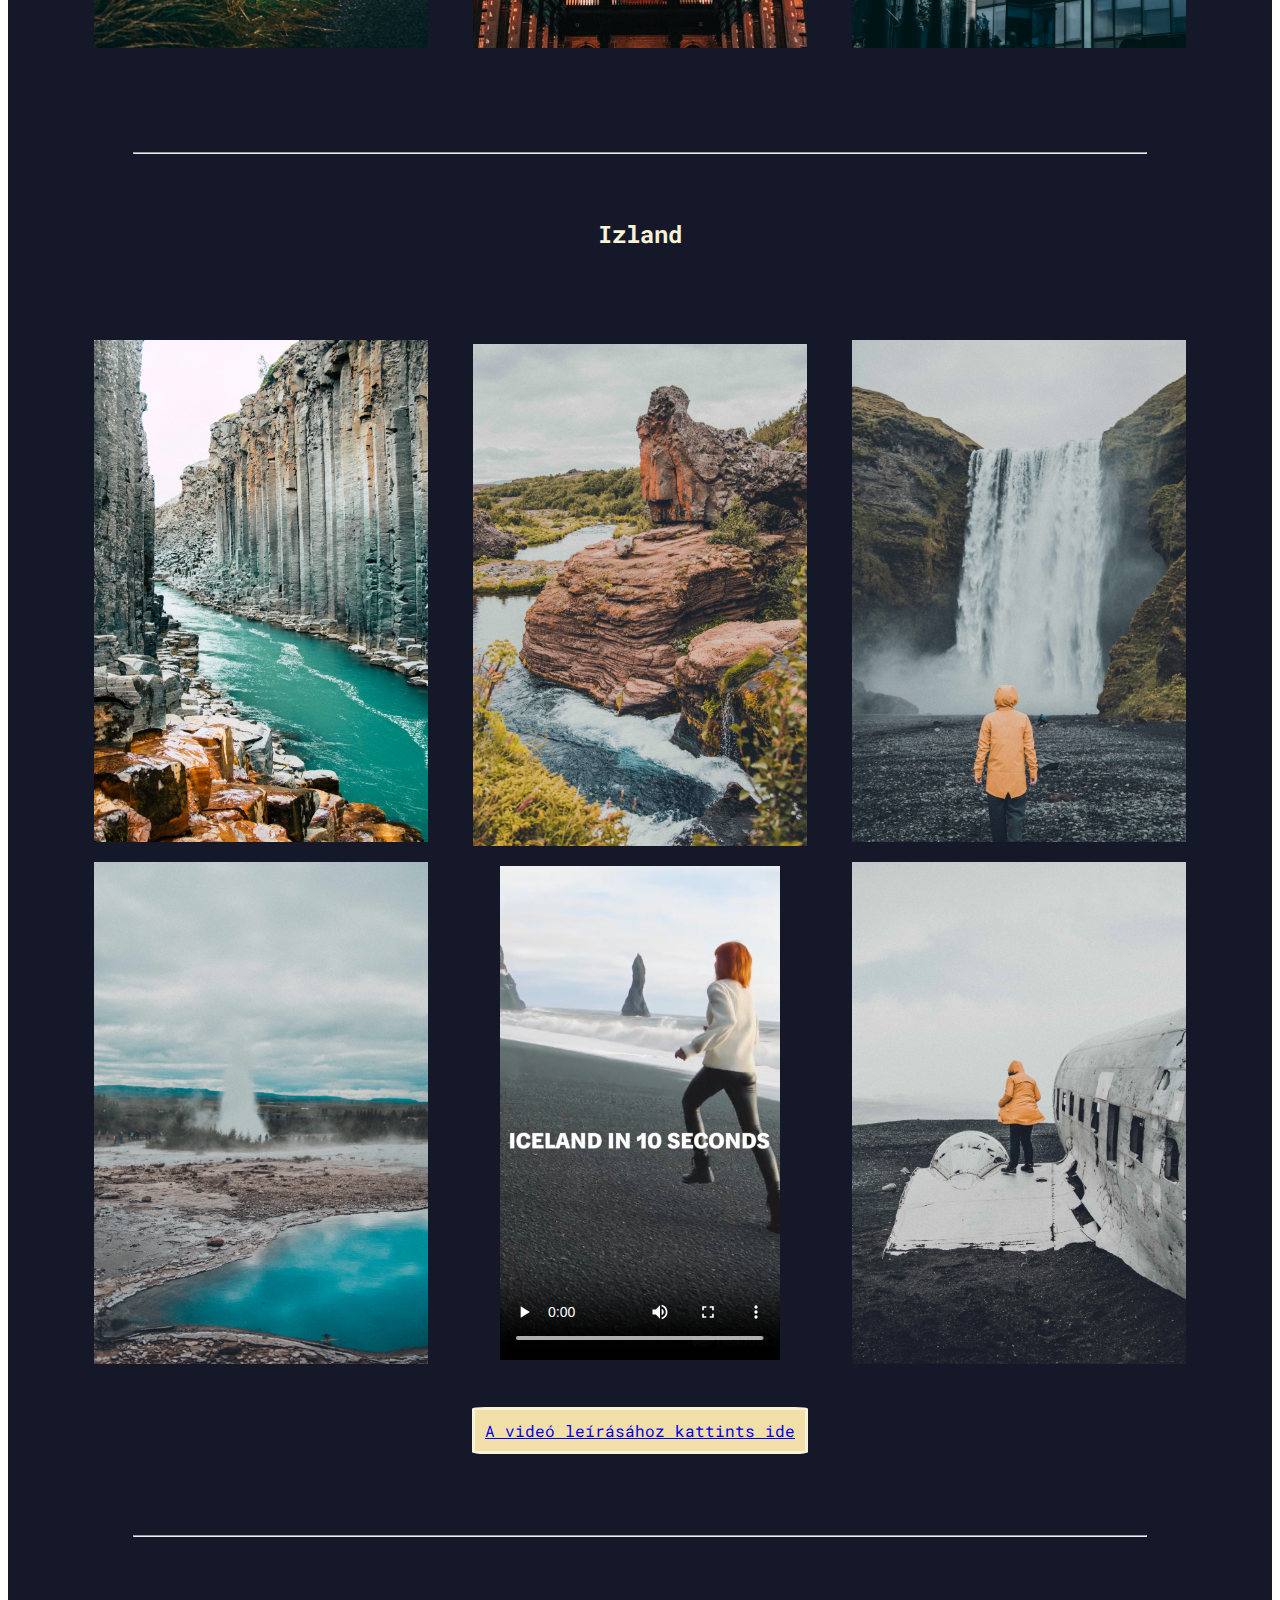
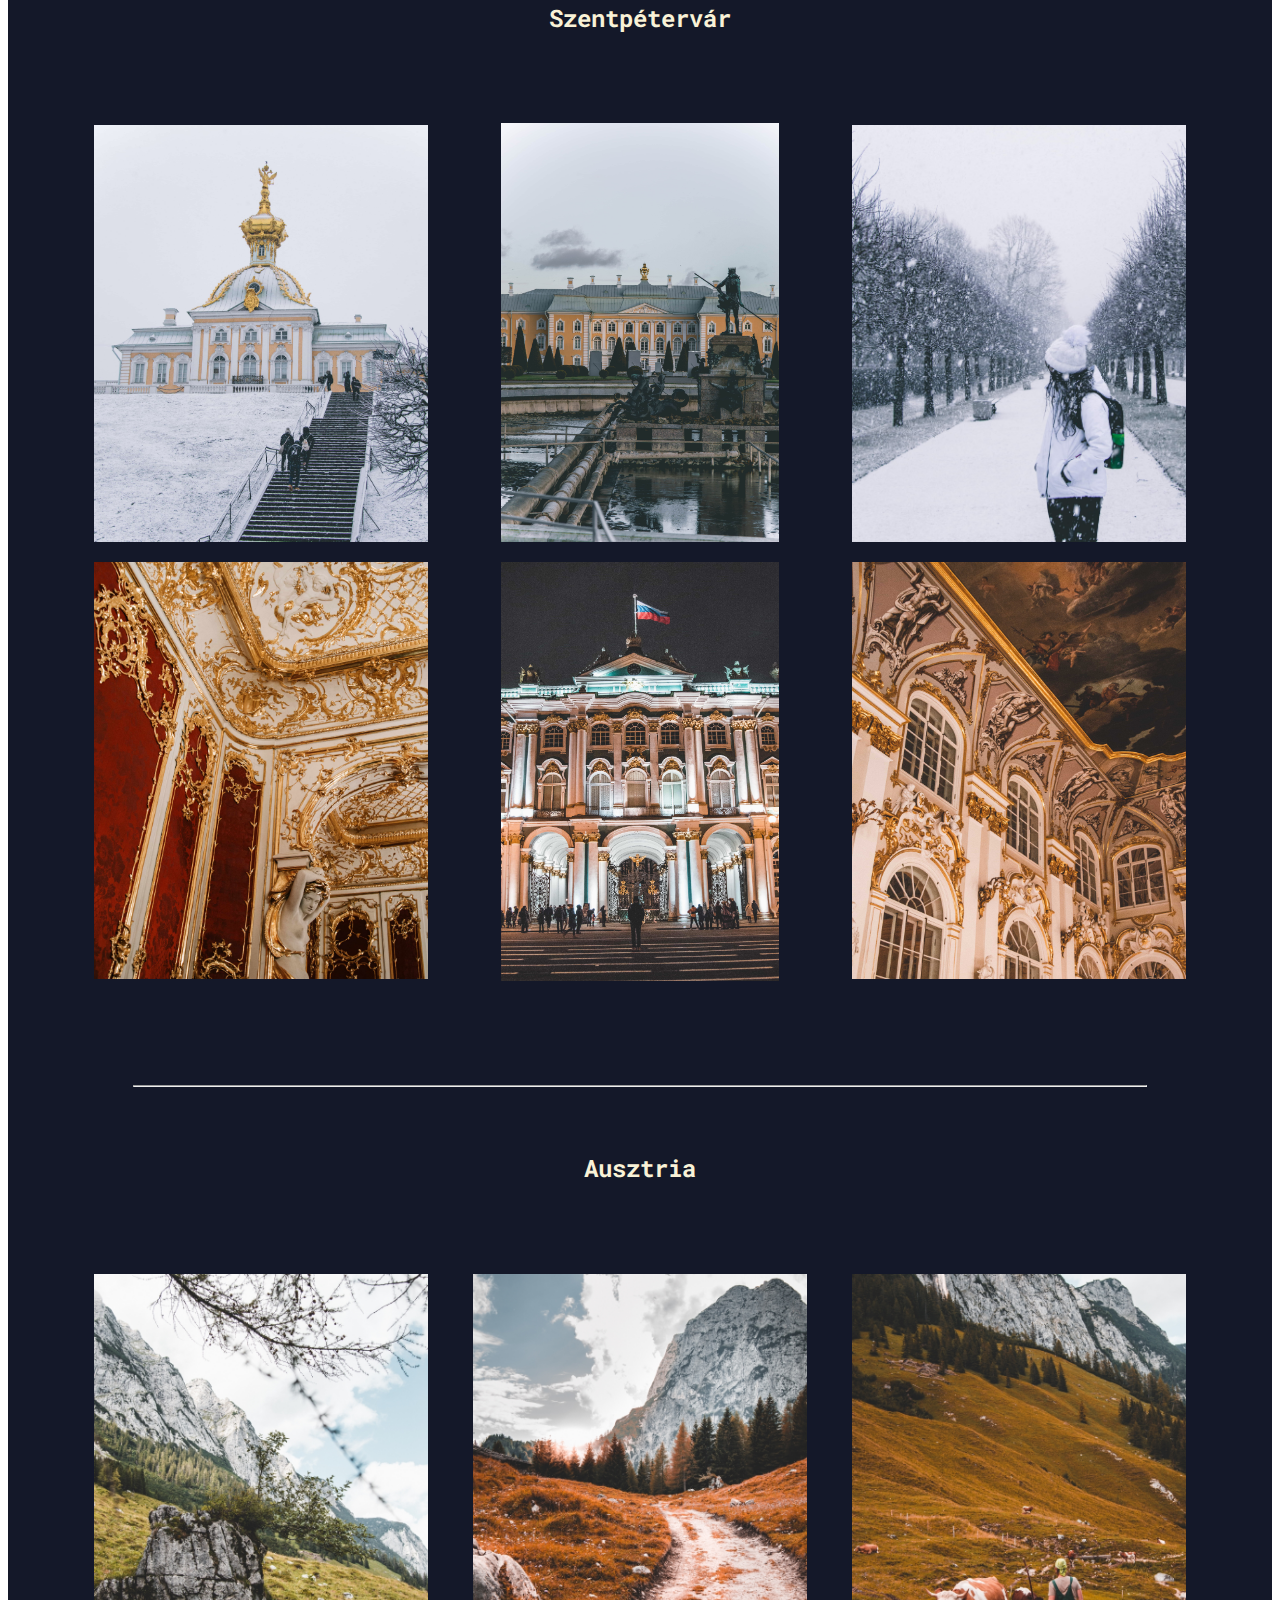
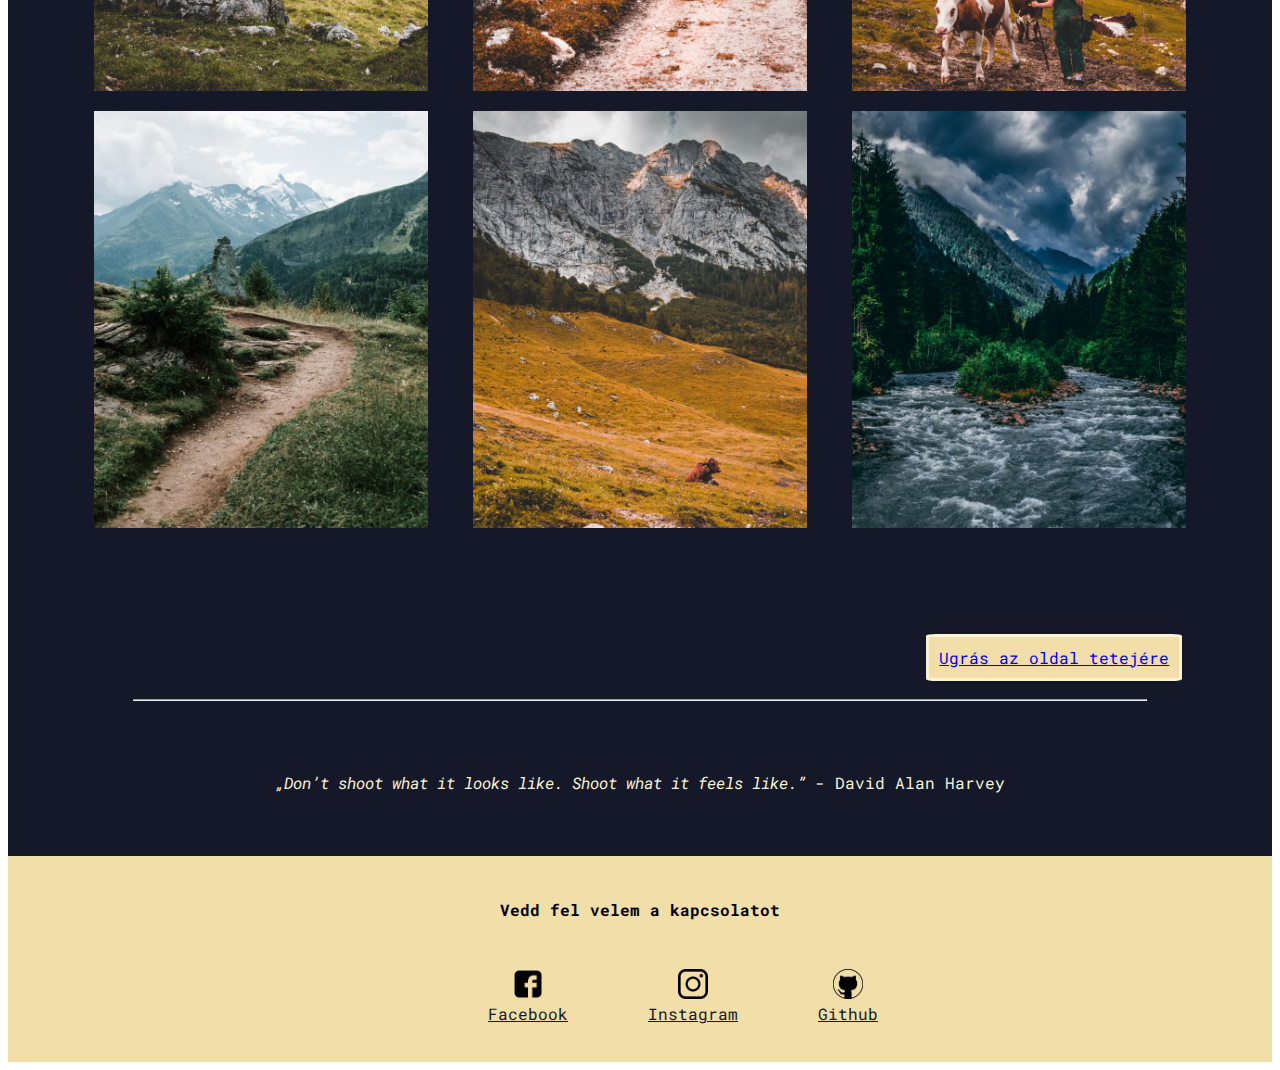
<file: utazas.html>
<!DOCTYPE html>
<html lang="hu">
<head>
    <meta charset="UTF-8">
    <meta http-equiv="X-UA-Compatible" content="IE=edge">
    <meta name="viewport" content="width=device-width, initial-scale=1.0">
    <title>Fotózás - Utazás</title>

    <link rel="stylesheet" type="text/css" href="style.css" title="normal">
    <link rel="alternate stylesheet" type="text/css" href="styleBig.css" title="nagybetus">
    <script src="scripts/styleswitcher.js"></script>
    <link href="https://cdn.jsdelivr.net/npm/bootstrap@5.1.3/dist/css/bootstrap.min.css" rel="stylesheet" integrity="sha384-1BmE4kWBq78iYhFldvKuhfTAU6auU8tT94WrHftjDbrCEXSU1oBoqyl2QvZ6jIW3" crossorigin="anonymous">
    <script src="https://cdn.jsdelivr.net/npm/bootstrap@5.0.1/dist/js/bootstrap.min.js" integrity="sha384-Atwg2Pkwv9vp0ygtn1JAojH0nYbwNJLPhwyoVbhoPwBhjQPR5VtM2+xf0Uwh9KtT" crossorigin="anonymous"></script>
</head>
<body id="body">
    <nav class="navbar navbar-expand-lg">
        <div class="container-fluid">

          <a class="navbar-brand" href="index.html"><img src="./photos/my_logo.png" alt="Kato Zsofia felirat"></a>

          <button class="navbar-toggler" type="button" data-bs-toggle="collapse" data-bs-target="#navbarNavAltMarkup" aria-controls="navbarNavAltMarkup" aria-expanded="false" aria-label="Toggle navigation">
            <span class="navbar-toggler-icon"></s
              pan>
            <span class="sr-only">Menü</span>
                <span class="icon-bar"></span>
                <span class="icon-bar"></span>
                <span class="icon-bar"></span>
          </button>

          <div class="collapse navbar-collapse"  id="navbarNavAltMarkup">
            <div class="navbar-nav">
              <a class="nav-link" href="index.html">Rólam</a>
              <a id="active" class="nav-link" href="utazas.html">Utazás</a>
              <a class="nav-link" href="artsy.html"><span lang="en">Artsy</span></a>
              <a class="nav-link" href="portrek.html">Portrék/Rendezvények</a>
              <a class="nav-link" href="arak.html">Árak</a>
              <a class="nav-link" id="nagybetu" href="#" onclick="setActiveStyleSheet('nagybetus'); return false;"><span class="ikon"></span>Nagybetűs változat</a>
	            <a class="nav-link" id="normalbetus" href="#" onclick="setActiveStyleSheet('normal'); return false;"><span class="ikon"></span>Normál változat</a>
            </div>
          </div>
        </div>
      </nav>
      
      <header>
        <div class="landing-screen">
          <h1>UTAZÁS</h1>
          <a class="scroll-down" href="#main">
            <figure>
              <figcaption id="ugras">ugrás a tartalomra</figcaption>
              <img src="photos/scroll.png" alt="görgess le ikon">
            </figure>
          </a>
        </div>
      </header>

      <main id="main">
        <p class="idezet"><span lang="en"><cite>„Photography isn’t about just pushing that button. It’s about the experience of being there.”</cite> - Don McCullin </span></p>

        <hr class="travel_divider">

        <section class="galeria" id="moscow">
          <h2>Moszkva</h2>

            <div class="columns">

              <div class="column">
                <img src="./photos/moscow/DSC_0407-1.jpg" alt="Boldog Vazul-székesegyház havazás közben">
                <img src="./photos/moscow/DSC_0444.jpg" alt="Cukrozott alma a karácsonyi vásárba">
              </div>

              <div class="column">
                <img src="./photos/moscow/DSC_0405.jpg" alt="A Vörös Tér bejárata">
                <img src="./photos/moscow/DSC_0485.jpg" alt="Egy moszkvai metrómegálló mennyezete">
            </div>

            <div class="column">
              <img src="./photos/moscow/DSC_0420.jpg" alt="Boldog Vazul-székesegyház tornyai">
              <img src="./photos/moscow/DSC_0517-1.jpg" alt="Moszkva modern negyedébe felhőkarcolók között egy luxusautó">
            </div>
          </div>
      </section>

      <hr class="travel_divider">

      <section class="galeria" id="ireland">
        <h2>Írország</h2>

          <div class="columns">

            <div class="column">
              <img src="./photos/ireland/DSC_0109.jpg" alt="A sziklafalon kinőve egy kis rózsaszín virág">
              <img src="./photos/ireland/DSC_0130.jpg" alt="Egy öböl borús időben">
            </div>

            <div class="column">
              <img src="./photos/ireland/DSC_0272.jpg" alt="Sörcsap a Guinnes hárfa alakjába">
              <img src="./photos/ireland/DSC_0194.jpg" alt="A Dublini könyvtár belülről">
          </div>

          <div class="column">
            <img src="./photos/ireland/DSC_0206.jpg" alt="A dublini katedrális ablaka és tornyai kívűlről">
            <img src="./photos/ireland/DSC_0134.jpg" alt="Modern épület előtt egy villanyoszlop">
          </div>
        </div>
    </section>

    <hr class="travel_divider">

    <section class="galeria" id="iceland">
      <h2>Izland</h2>

        <div class="columns">

          <div class="column">
            <img src="./photos/iceland/DSC_0041.jpg" alt="Hexagonális kőoszlop-falú kanyon smaragdzöld vízzel">
            <img src="./photos/iceland/DSC_0585.jpg" alt="Gejzír kitörés a háttérben és egy kék tó">
          </div>

          <div class="column">
            <img src="./photos/iceland/DSC_0780.jpg" alt="Kék folyó egy nagy sziklával a parton">
            <video  controls poster="./photos/video-thumbnail/Screenshot-2022-04-28-at-19.48.08.png">
              <source src="Iceland-in-10-Seconds.mp4" type="video/mp4">
              A böngésződ nem támogatja a videó lejátszását.
            </video>
          </div>

          <div class="column">
            <img src="./photos/iceland/DSC_0838.jpg" alt="Sárga dzsekis ember sétál egy óriási vízesés felé">
            <img src="./photos/iceland/DSC_0931.jpg" alt="Sárga dzsekis ember áll egy repülőroncs szárnyán">
          </div>

      </div>

      <a id="video-description" href="/videoleiras.html" target="_blank">A videó leírásához kattints ide</a>
  </section>

  <hr class="travel_divider">

  <section class="galeria" id="stpetersburg">
    <h2>Szentpétervár</h2>

      <div class="columns">

        <div class="column">
          <img src="./photos/stpetersburg/20200104_113637700_iOS.jpg" alt="A szentpétervári nyáripalota előtti lépcső havas tájjal">
          <img src="./photos/stpetersburg/20200103_162005300_iOS.jpg" alt="Arannyal díszített piros szoba a nyáripalotába">
        </div>

        <div class="column-2">
          <img src="./photos/stpetersburg/20200104_091331200_iOS.jpg" alt="A szentpétervári nyáripalota eleje napsütésben">
          <img src="./photos/stpetersburg/20200103_184211300_iOS.jpg" alt="Az ermitázs esti fényekben orosz zászlóval">
      </div>

      <div class="column">
        <img src="./photos/stpetersburg/20200104_112100100_iOS.jpg" alt="Fehérbe öltözött lány két fa sor között néz hátra havazásban">
        <img src="./photos/stpetersburg/20200103_155707600_iOS.jpg" alt="Arannyal díszített mennyezett festménnyel">
      </div>
    </div>
</section>

<hr class="travel_divider">

      <section class="galeria" id="austria">
        <h2>Ausztria</h2>

          <div class="columns">

            <div class="column">
              <img src="./photos/austria/DSC_0197.jpeg" alt="az alpok hegyvonulata és zöld fű">
              <img src="./photos/austria/DSC_0054.jpeg" alt="egy ösvény a szakadék szélén és az alpok a háttérben">
            </div>

            <div class="column">
              <img src="./photos/austria/Sunset-0248.jpeg" alt="Naplemente egy tisztáson az alpokban vörös fűvel">
              <img src="./photos/austria/DSC_0204.jpeg" alt="Egy tehén fekszik a hegyek előtt naplementében">
          </div>

          <div class="column">
            <img src="./photos/austria/DSC_0209-Copy.jpeg" alt="Egy tehenész a teheneivel a hegyekben">
            <img src="./photos/austria/DSC_0025.jpeg" alt="Vad folyó a hegyekben borús időben">
          </div>
        </div>
    </section>

    <a id="jump-up-travel" href="#body">Ugrás az oldal tetejére</a>

    <hr class="travel_divider">


  <p class="idezet"><span lang="en"><cite>„Don’t shoot what it looks like. Shoot what it feels like.”
  </cite> - David Alan Harvey </span></p>

    </main>


      <footer>
        <h4>Vedd fel velem a kapcsolatot</h4>
        <div id="logo">
            <a href="https://www.facebook.com/zsofiaeszter.kato" target="_blank">
                <figure>
                    <img id="facebook" src="./photos/logo/facebook-logo-png-9025.png" alt="Facebook logo">
                    <figcaption>Facebook</figcaption>
                </figure>
            </a>
            <a href="https://www.instagram.com/k_zsofi18/" target="_blank">
                <figure>
                    <img id="instagram" src="./photos/logo/logo-instagram-png-13566.png" alt="Instagram logo">
                    <figcaption>Instagram</figcaption>
                </figure>
            </a>
            <a href="https://github.com/Zsofu007" target="_blank">
              <figure>
                  <img id="email" src="./photos/logo/github.png" alt="Github logo">
                  <figcaption>Github</figcaption>
              </figure>
          </a>
            
        </div>
    </footer>

      <script src="https://cdn.jsdelivr.net/npm/bootstrap@5.1.3/dist/js/bootstrap.bundle.min.js" integrity="sha384-ka7Sk0Gln4gmtz2MlQnikT1wXgYsOg+OMhuP+IlRH9sENBO0LRn5q+8nbTov4+1p" crossorigin="anonymous"></script>
</body>
</html>
</file>
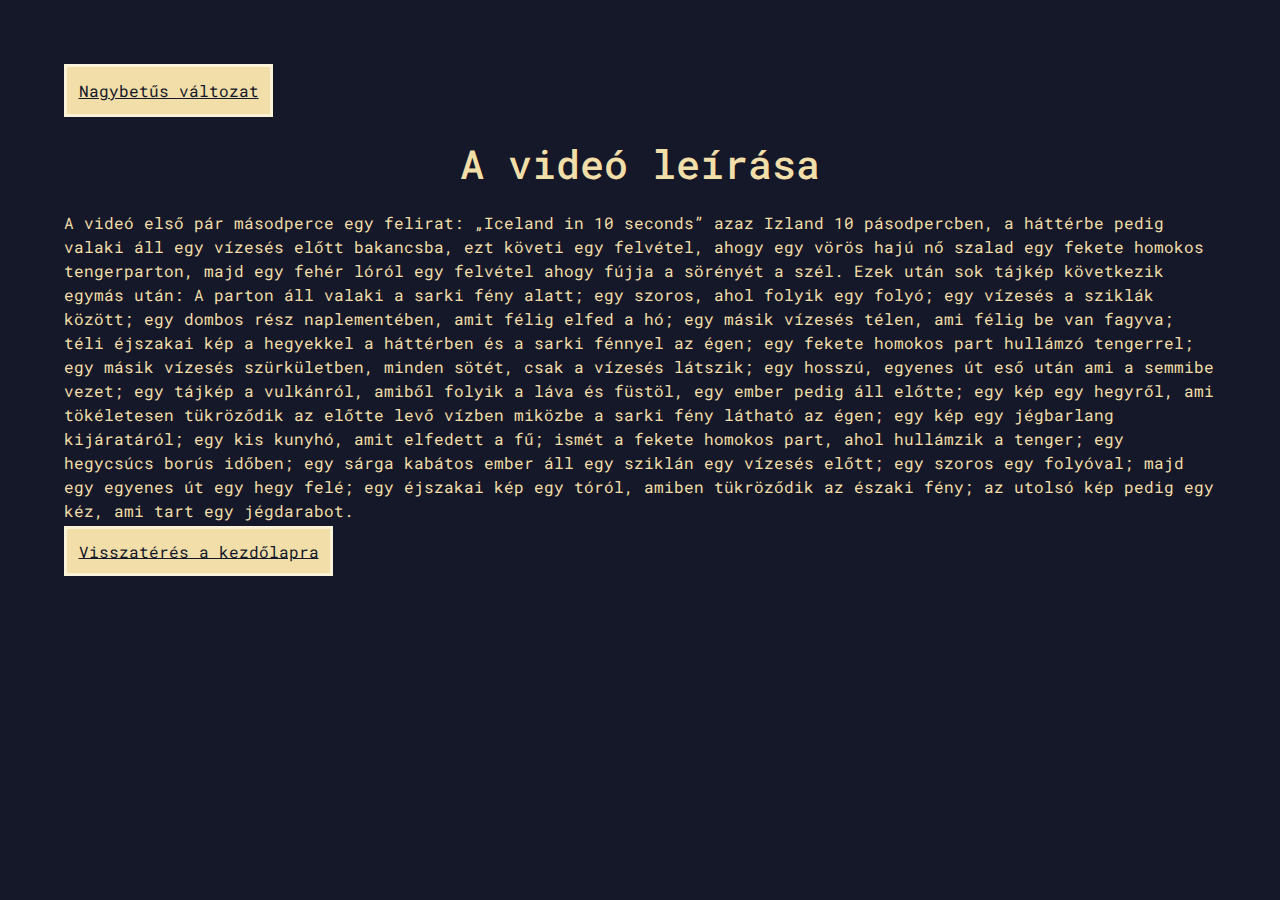
<file: videoleiras.html>
<!DOCTYPE html PUBLIC "-//W3C//DTD XHTML 1.0 Strict//EN"
   "http://www.w3.org/TR/xhtml1/DTD/xhtml1-strict.dtd">
   <html xmlns="http://www.w3.org/1999/xhtml" xml:lang="hu" lang="hu">
<head>
    <meta http-equiv="Content-Type" content="text/html; charset=utf-8"/>
    <title>Fotózás - Videóleírás</title>

    <link rel="stylesheet" type="text/css" href="style.css" title="normal" />
    <link rel="alternate stylesheet" type="text/css" href="styleBig.css" title="nagybetus" />
    <script type="text/javascript" src="scripts/styleswitcher.js"></script>
    <link href="https://cdn.jsdelivr.net/npm/bootstrap@5.1.3/dist/css/bootstrap.min.css" rel="stylesheet"  /> 
    
</head>

<body id="body">
    <div class="tartalom-leiras">
    <div  class="nav" id="gyengenlato">
        <a class="gomb" id="vnagybetu" href="#" onclick="setActiveStyleSheet('nagybetus'); return false;"><span class="ikon"></span>Nagybetűs változat</a>
        <a class="gomb" id="vnormalbetus" href="#" onclick="setActiveStyleSheet('normal'); return false;"><span class="ikon"></span>Normál változat</a>
	</div>
    
        <h1>A videó leírása</h1>
        <p>A videó első pár másodperce egy felirat: 
            <span lang="en">„Iceland in 10 seconds”</span> azaz Izland 10 pásodpercben, 
            a háttérbe pedig valaki áll egy vízesés előtt bakancsba, 
            ezt követi egy felvétel, ahogy egy vörös hajú nő szalad 
            egy fekete homokos tengerparton, majd egy fehér lóról 
            egy felvétel ahogy fújja a sörényét a szél. Ezek után 
            sok tájkép következik egymás után: A parton áll valaki 
            a sarki fény alatt; egy szoros, ahol folyik egy folyó; 
            egy vízesés a sziklák között; egy dombos rész naplementében, 
            amit félig elfed a hó; egy másik vízesés télen, ami félig be 
            van fagyva; téli éjszakai kép a hegyekkel a háttérben és a 
            sarki fénnyel az égen; egy fekete homokos part hullámzó 
            tengerrel; egy másik vízesés szürkületben, minden sötét, 
            csak a vízesés látszik; egy hosszú, egyenes út eső után 
            ami a semmibe vezet; egy tájkép a vulkánról, amiből folyik 
            a láva és füstöl, egy ember pedig áll előtte; egy kép egy 
            hegyről, ami tökéletesen tükröződik az előtte levő vízben 
            miközbe a sarki fény látható az égen; egy kép egy jégbarlang 
            kijáratáról; egy kis kunyhó, amit elfedett a fű; ismét a fekete 
            homokos part, ahol hullámzik a tenger; egy hegycsúcs borús időben; 
            egy sárga kabátos ember áll egy sziklán egy vízesés előtt; egy 
            szoros egy folyóval; majd egy egyenes út egy hegy felé; 
            egy éjszakai kép egy tóról, amiben tükröződik az északi fény; 
            az utolsó kép pedig egy kéz, ami tart egy jégdarabot. </p>

        <a href="./index.html">Visszatérés a kezdőlapra</a>
    </div>
</body>

</html>
</file>
<file: style.css>
@import url('https://fonts.googleapis.com/css2?family=Roboto+Mono&display=swap');

#body{
    font-family: 'Roboto Mono', monospace, sans-serif;
}

.tartalom-leiras{
    padding: 5%;
    width: 100%;
    min-height: 100vh;
    height: auto;
    background-color: #141829;
    color:#F2DEA8;
}

.tartalom-leiras > h1{
    text-align: center;
    margin-bottom: 2%;
}

.tartalom-leiras > a{
    margin-top: 2%;
    width: max-content;
    background-color: #F2DEA8;
    padding: 1%;
    border: 3px solid #F9F2D7;
    color: #141829;
}

.tartalom-leiras > a:hover{
    background-color: #141829;
    border: 3px solid #F9F2D7;
    color: #F2DEA8;
}

div#gyengenlato > a#vnagybetu{
	display: block;
}


div#gyengenlato > a#vnormalbetus{
    display: none;
}

.gomb {
    margin-bottom: 2%;
    width: max-content;
    background-color: #F2DEA8;
    padding: 1%;
    border: 3px solid #F9F2D7;
    color: #141829;
}

.gomb:hover{
    background-color: #141829;
    border: 3px solid #F9F2D7;
    color: #F2DEA8;
}

.navbar-brand > img {
    float: left;
    filter: invert(100%);
    max-height: 100px;
    height: 6vw;
}

nav{
    background-color: #141829;
    height: 10vh;
    position:absolute;
    z-index:1;
    
}

.navbar-nav{
    background-color: #141829;
    
}

.sr-only{
    color: #F2DEA8;
}

.navbar-nav > a{
    color:#F9F2D7;
    transition: ease-in-out 0.4s ;
    margin-left: 2px;
    
}

.navbar-nav > a:visited{
    color:#F2DEA8;
    
}

#active{
    color:#141829;
    background-color: #F2DEA8;
}

.navbar-nav > a:hover{
    color:#141829;
    background-color: #F2DEA8;
}

a#nagybetu{
	display: block;
}

a#normalbetus{
    display: none;
}

.landing-screen{
    background-image: url("./photos/DSC_8570.jpg");
    width: 100%;
    height: 90vh;
    background-repeat: no-repeat;
    background-position: center; 
    background-size: cover;
    position: relative;
    display: flex;
    justify-content: center;
    
}

.landing-screen > h1{
    align-self: center;
    color:#F2DEA8;
    font-size: 6em;
    
}


.landing-screen > a{
    /*text-decoration: none;*/
    height: 8vh;
    position: absolute;
    margin-bottom: 10vh;
    align-self:flex-end;
    justify-self: center;
    color: #F2DEA8;
    transition: transform 0.3s  ease-in-out 0.1s;
}

.landing-screen > a figure img{
    filter: invert(100%);
}

.landing-screen > a:hover{
    transform: translateX(0px) translateY(10px);
    color: #F2DEA8;
}

.landing-screen > a img {
    height: 8vh;
}

main{
    font-size: 1em;
    display: flex;
    display: flex;
    flex-direction: column;
    color: #F9F2D7;
    background-color: #141829;
    align-items: center;
}

#bemutatkozas, #elaboration{
    
    width: 45vw;
    display: flex;
    flex-direction: column;
}


#bemutatkozas > img {
    align-self: center;
    margin-top: 6vh;
    margin-bottom: 6vh;
    width: 20vw;
    border-radius: 10%;
    border:6px solid #21294C;
}



#bemutatkozas > p, #elaboration > article{
    color:#F9F2D7;
    font-family: sans-serif;
    text-align: left;
}

#bemutatkozas > h2 {
    color: #F2DEA8;
    align-self: center;
    margin-top: 10vh;
    font-size: 2.5em;
    font-weight: bolder;
    font-family: 'Roboto Mono', monospace, sans-serif;
}


#elaboration > article h3 {
    color: #F2DEA8;
    justify-self:left;
    margin-top: 6vh;
    margin-bottom: 2vh;
    font-weight: bolder;
    font-family: 'Roboto Mono', monospace, sans-serif;
}
#elaboration{
    margin-bottom: 10vh;
}

footer{
    padding: 1%;
    background-color: #F2DEA8;
    height: 20vh;
    max-height: 210px;
    display: flex;
    flex-direction: column;
    justify-content: space-evenly;
}

h4{
    text-align: center;
    margin-bottom: 2%;
    font-family: 'Roboto Mono', monospace, sans-serif;
}

#logo{
    width: 30vw;
    align-self: center;
    display: flex;
    flex-direction: row;
    align-items: center;
    justify-content: space-evenly;
}

#facebook, #instagram, #email{
    height: 30px;
}

figure{
    text-align: center;
}

#logo > a{
    color:#141829;
    /*text-decoration: none;*/
}

#logo > a:hover{
    font-weight: bold;
    
}


#jump-up{
    padding: 10px;
    background-color: #F2DEA8;
    margin: 10px;
    justify-self:right;
    align-self: flex-end;
    margin-right: 27.5vw;
    /*text-decoration: none;*/
    border: 3px solid #F9F2D7;
    border-radius: 4%;
}

#jump-up:visited{
    color: #21294C;
    background-color: #F2DEA8;
}

#jump-up:hover{
    background-color: #21294C;
    color: #F9F2D7;
    border: 3px solid #F9F2D7;
    border-radius: 4%;
}

.idezet, aside {
    margin: 5%;
    text-align: left;
}

.galeria{
    width: 90%;
    display: flex;
    justify-content: center;
    flex-direction: column;
    align-content: center;
    margin-bottom: 5%;
}

.columns {
    align-self: center;
    display: flex;
    flex-direction: row;
    width: 100%;
    justify-content: space-evenly;
    align-content: center;
  }
  
.column, .column-2{
    align-self: center;
    justify-self: center;
    flex: 33.33%;
    display: flex;
    flex-direction: column;
    padding: 2%;
}

.column-1{
    flex: 33.33%;
    display: flex;
    flex-direction: column;
    padding: 2%;
    justify-content: space-evenly;
    
}

.column > img{
    width: 100%;
    margin-top: 3%;
    margin-bottom: 3%;
}

.thumbnail-pic{
    width: 100%;
    margin-top: 3%;
    margin-bottom: 3%;
}

.column-2 > img{
    width: 83.5%;
    margin-top: 3%;
    margin-bottom: 3%;
    align-self: center;
}

.column-1 > img{
    width: 100%;
    margin-top: 3%;
    margin-bottom: 3%;
    align-self: center;
}

.galeria > h2{
    text-align: center;
    margin-top: 5%;
    margin-bottom: 5%;
}

.travel_divider{
    width: 80%;
}


.column > video{
    width: 84%;
    margin-top: 3%;
    margin-bottom: 3%;
    align-self: center;
}

#video-description{
    padding: 10px;
    background-color: #F2DEA8;
    margin: 10px;
    justify-self:flex-end;
    align-self:center;
    /*text-decoration: none;*/
    border: 3px solid #F9F2D7;
    border-radius: 4%;
}

#video-description:visited{
    color: #21294C;
    background-color: #F2DEA8;
}

#video-description:hover{
    background-color: #21294C;
    color: #F9F2D7;
    border: 3px solid #F9F2D7;
    border-radius: 4%;
}

#jump-up-travel{
    padding: 10px;
    background-color: #F2DEA8;
    margin: 10px;
    justify-self:right;
    align-self: flex-end;
    margin-right: 7vw;
    /*text-decoration: none;*/
    border: 3px solid #F9F2D7;
    border-radius: 4%;
}

#jump-up-travel:visited{
    color: #21294C;
    background-color: #F2DEA8;
}

#jump-up-travel:hover{
    background-color: #21294C;
    color: #F9F2D7;
    border: 3px solid #F9F2D7;
    border-radius: 4%;
}

#first{
    margin-top: 5%;
}

.galeria > p{
    align-self: center;
    text-align: justify;
}

#tablazat {
    width: 90vw;
    margin-top: 5%;
    margin-bottom: 5%;
    display: flex;
    flex-direction: column;
    
    align-items: center;

}


table > details p{
    text-align: left;
}

#tablazat > h2{
    text-align: center;
    margin-bottom: 5%;
}

#tablazat > table tr th{
    font-weight:bolder;
}

#tablazat > table tr th,#tablazat > table tr td { 
    border: 1px solid #F2DEA8;
}

#tablazat > table{
    width: 50vw;
}

#review{
    width: 60vw;
}

#review > h2{
    text-align: center;
    margin-top: 5vh;
    margin-bottom: 5vh;
}

legend{
    margin-top: 2vh;
}

#e-mail{
    font-size: 1em;
    font-weight: bold;
}

.form-d{
    width: 40vw;
}

.buttons{
    margin-bottom: 5vh;
    background-color: #F2DEA8;
    color: #21294C;
}

#tablazat > table caption{
    color:#F9F2D7;
}

#emailcim{
    min-width: 100px;
    width: 20vw;
    max-width: 400px;
}

textarea {
    width: 40vw;
    height: 30vh;
    min-height: 200px;
    padding: 10px 10px;
    box-sizing: border-box;
    resize: none;
}


@media screen and (max-width:480px){

    .landing-screen > h1{
        font-size: 3em;
    }

    .landing-screen > a{
        margin-bottom: 10vh;
    }

    .columns {
        flex-direction: column;
      }

    .column, .column-2{
        flex: 100%;
    }
    
    .column-1{
        flex: 100%;
    }

    .column-2 > img{
        width: 100%;
    }

    #bemutatkozas, #elaboration{
    
        width: 90vw;
    
    }

    #jump-up-travel{
        justify-self:center;
        align-self: center;
        margin-right: 0vw;
    }

    #jump-up{
        justify-self:center;
        margin-right: 0vw;
    }
    
    #bemutatkozas > img {
        width: 60vw;
    }

    #logo{
        width: 80vw;
    }

    #tablazat > table{
        width: 90vw;
    }

    #review{
        width: 90vw;
    }

    textarea {
        width: 100%;
        height: 30vh;
        min-height: 200px;
        padding: 10px 10px;
        box-sizing: border-box;
        resize: none;
    }

    
}



@media screen and (min-width:481px) and (max-width:900px){
    
    #bemutatkozas, #elaboration{
    
        width: 90vw;
    
    }
    
    #bemutatkozas > img {
        width: 60vw;
    }

    .landing-screen > h1{
        font-size: 3em;
    }

    .landing-screen > a{
        margin-bottom: 10vh;
    }

    .columns {
        flex-direction: column;
    }

    .column, .column-2{
        align-self: center;
        justify-self: center;
        justify-content: space-evenly;
        flex: 100%;
        display: flex;
        flex-direction: row;
        padding: 2%;
    }
    
    .column-1{
        flex: 100%;
        display: flex;
        flex-direction: row;
        padding: 2%;
        justify-content: space-evenly;
        
    }

    .column > img, .column > a {
        width: 40%;
        height:fit-content;
        align-self: center;
        margin-top: 3%;
        margin-bottom: 3%;
    }
    
    .column-2 > img, .column-2 > a{
        width: 40%;
        margin-top: 3%;
        align-self: center;
        margin-bottom: 3%;
        align-self: center;
    }
    
    .column-1 > img, .column-1 > a {
        width: 40%;
        margin-top: 3%;
        margin-bottom: 3%;
        align-self: center;
    }

    .column > video{
        width: 38%;
        margin-top: 3%;
        margin-bottom: 3%;
        align-self: center;
    }

    #jump-up{
        justify-self:center;
        margin-right: 0vw;
    }

    #jump-up-travel{
        justify-self:center;
        align-self: center;
        margin-right: 0vw;
    }

    #logo{
        width: 80vw;
    }

    #tablazat > table{
        width: 90vw;
    }

    #review{
        width: 90vw;
    }

    textarea {
        width: 100%;
        height: 30vh;
        min-height: 200px;
        padding: 10px 10px;
        box-sizing: border-box;
        resize: none;
    }
}

@media print{

    .tartalom-leiras{
        color:black;
    }

    .tartalom-leiras > a{
        display : none;
    }

    div#gyengenlato > a#vnagybetu{
        display: none;
    }
    
    
    div#gyengenlato > a#vnormalbetus{
        display: none;
    }

    .landing-screen{
        height: 8vh;
        
    }

    .landing-screen > h1{
        align-self: center;
        color:black;
        font-size: 3em;
        
    }

    #video-description,#jump-up,.sr-only,.navbar,.navbar-brand,.landing-screen > a,.navbar-nav,hr,#jump-up-travel,nav,footer,video{
        display: none;
    }

    main{
        background-color: white;
        color: black;
        
    }

    #bemutatkozas, #elaboration{
        width: 95vw;
        color: black;
    }

    #bemutatkozas > h2 {
        margin-top: 0%;
        font-size: 1.5em;
        color: black;
    }

    #bemutatkozas > p, #elaboration > article{
        color:black;
    }

    #elaboration{
        margin-bottom: 1vh;
        color: black;
    }

    #elaboration > article h3 {
        color: black;
        margin-top: 1vh;
        margin-bottom: 1vh;
    }

    #bemutatkozas > img {
        align-self: center;
        margin-top: 1vh;
        margin-bottom: 1vh;
        border:none;
    }

    .column > img, .column > a {
        width: 40%;
        margin: 0%;
    }
    
    .column-2 > img, .column-2 > a{
        width: 40%;
        align-self: center;
        margin: 0%;
    }
    
    .column-1 > img, .column-1 > a {
        width: 40%;
        align-self: center;
        margin: 0%;
    }

    .column, .column-1, .column-2{
        padding: 0%;
    }

    .idezet, aside {
        margin: 1%;
    }

    .thumbnail-pic{
        width: 40%;
        margin-top: 0%;
        margin-bottom: 0%;
    }

    .galeria > h2{
        margin: 1%;
    }

    .galeria{
        width: 95%;
        margin-bottom: 1%;
    }

    #first{
        margin-top: 0%;
    }

    #review > h2,legend,.buttons,#tablazat, #tablazat > h2 {
        margin: 0%;
    }

    #tablazat > table tr th,#tablazat > table tr td { 
        border: 1px solid black;
    }

    #tablazat > table caption{
        color:black;
    }
}
</file>
<file: styleBig.css>
@import url('style.css');

body {
	font-size:2em;
	
}

div#gyengenlato > a#vnagybetu{
	display: none;
}


div#gyengenlato > a#vnormalbetus{
    display: block;
}


a#nagybetu{
	display: none;
}


a#normalbetus{
    display: block;
}

.tartalom-leiras{
    font-size: 2em;
}

.tartalom-leiras > h1{
    font-size: 2.4em;
}

.navbar-brand > img {

    height: 12vh;
    
}

nav{
    height: 12vh;
    font-size: 1.5em;
}

.landing-screen{
  
    width: 100%;
    height: 88vh;
    
    
}

.landing-screen > a{
    height: 12vh;
}

.landing-screen > a img {
    height: 12vh;
}

main{
    font-size: 1.5em;
}

footer{
    max-height: max-content;
    height: 30vh;
}

#facebook, #instagram, #email{
    height: 40px;
}

figure{
    font-size: 1.5em;
}

#bemutatkozas, #elaboration{
    
    width: 75vw;
    font-size: 1.5em;
  
}

#bemutatkozas > h2 {
   font-size: 2em;
}

#bemutatkozas > img {
    width: 40vw;
}

#elaboration > article h3 {
    font-size: 1.8em;
}

#jump-up{
    margin-right: 12.5vw;
}

#motor > h2,#stpetersburg > h2,#austria > h2, #iceland > h2,#moscow > h2, #ireland > h2{
    font-size: 2em;
}


@media (max-width:800px){
    #bemutatkozas > h2 {
        font-size: 1.4em;
    }

    #elaboration > article h3 {
        font-size: 1.8em;
    }

    #motor > h2,#stpetersburg > h2,#austria > h2, #iceland > h2,#moscow > h2, #ireland > h2{
        font-size: 1.5em;
    }

    #jump-up, #jump-up-travel{
        justify-self:center;
        margin-right: 0vw;
    }
}

@media (max-width:600px){
    #bemutatkozas > h2 {
        font-size: 1.2em;
    }

    #jump-up, #jump-up-travel{
        justify-self:center;
        
    }

    #motor > h2,#stpetersburg > h2,#austria > h2, #iceland > h2,#moscow > h2, #ireland > h2{
        font-size: 1.2em;
    }

    #elaboration > article h3 {
        font-size: 1.2em;
    }
}
</file>
